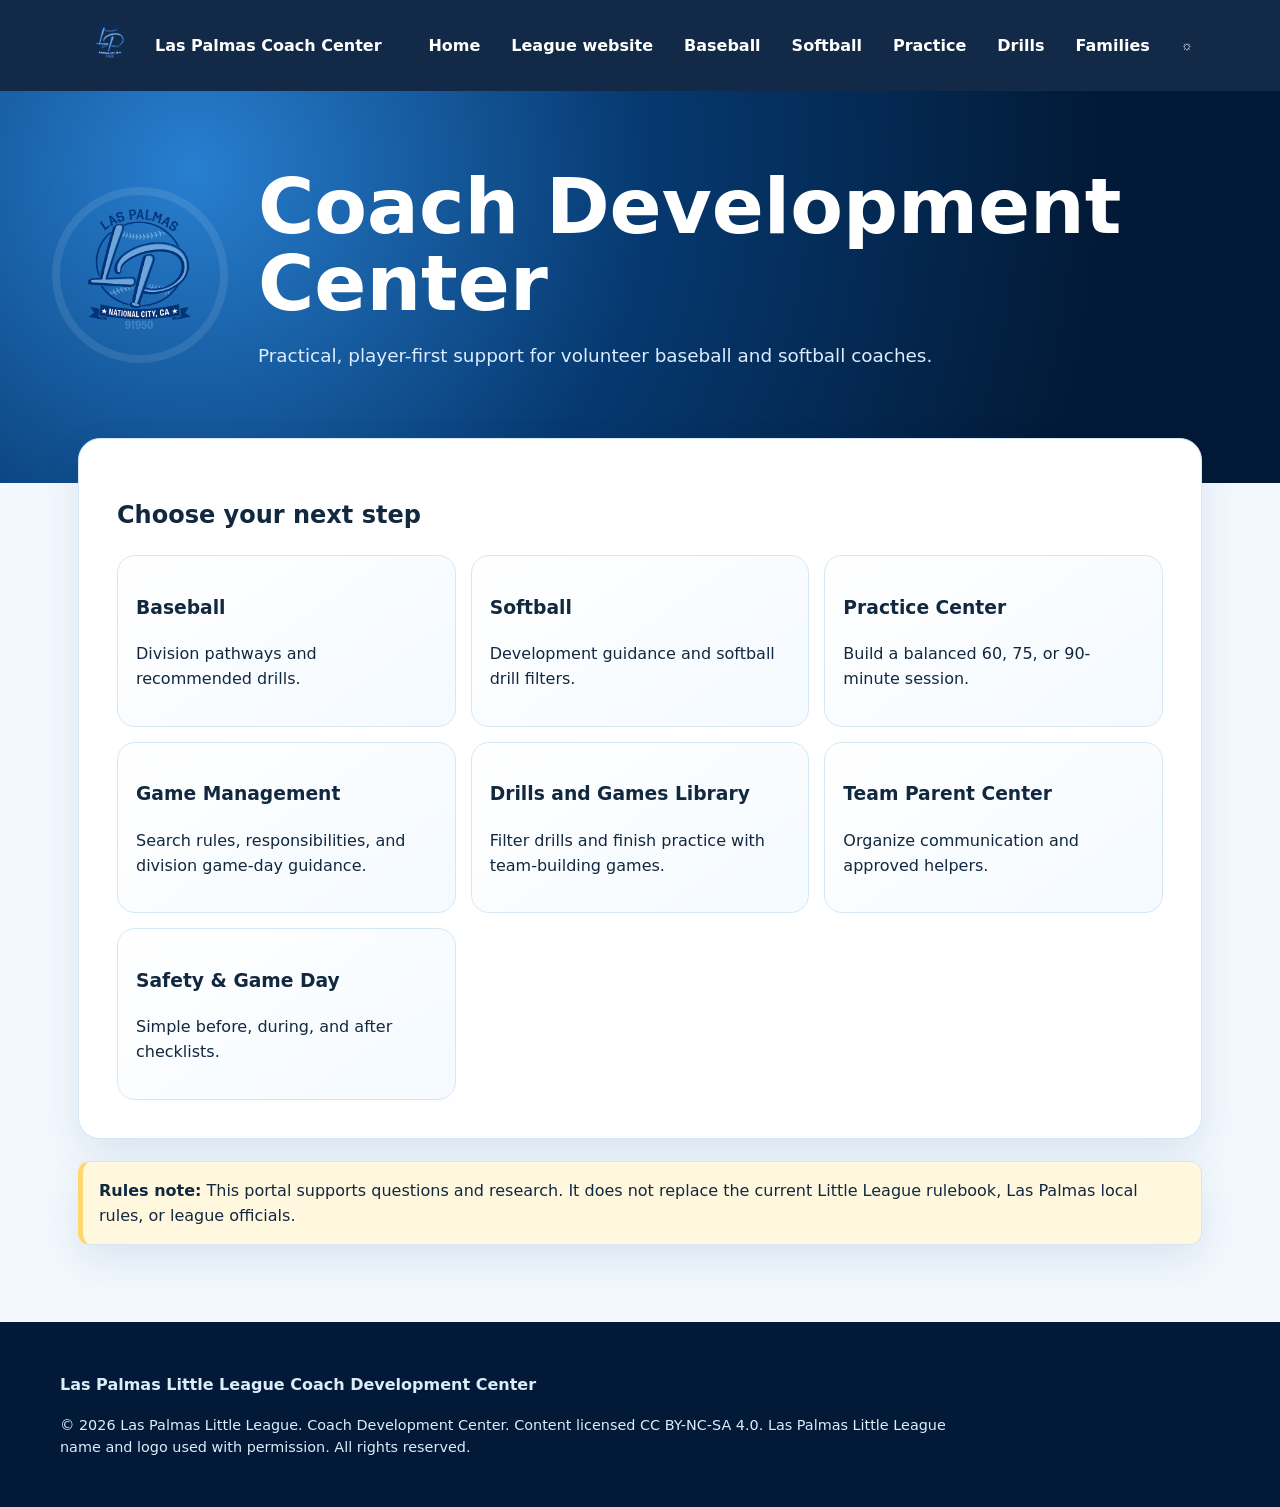
<file: index.html>
<!doctype html><html lang="en"><head><meta charset="utf-8"><meta name="viewport" content="width=device-width,initial-scale=1"><title>Home | Las Palmas Coach Center</title><link rel="stylesheet" href="assets/styles.css"></head><body><nav class="nav"><div class="navin"><a href="index.html"><img src="assets/logo.png" alt="Las Palmas Little League logo"></a><strong>Las Palmas Coach Center</strong><a href="index.html">Home</a><a href="https://leagues.bluesombrero.com/laspalmaslittleleague">League website</a><a class="hideMobile" href="baseball/index.html">Baseball</a><a class="hideMobile" href="softball/index.html">Softball</a><a class="hideMobile" href="practice/index.html">Practice</a><a href="drills/index.html">Drills</a><a class="hideMobile" href="parents/index.html">Families</a><button id="theme" aria-label="Toggle light and dark mode" title="Toggle light and dark mode">&#9788;</button></div></nav><header class="hero"><div class="wrap heroGrid"><img src="assets/logo.png" alt="Las Palmas Little League logo"><div><h1>Coach Development Center</h1><p>Practical, player-first support for volunteer baseball and softball coaches.</p></div></div></header><main><section class="section"><h2>Choose your next step</h2><div class="grid"><a class="card cardlink" href="baseball/index.html"><h3>Baseball</h3><p>Division pathways and recommended drills.</p></a><a class="card cardlink" href="softball/index.html"><h3>Softball</h3><p>Development guidance and softball drill filters.</p></a><a class="card cardlink" href="practice/index.html"><h3>Practice Center</h3><p>Build a balanced 60, 75, or 90-minute session.</p></a><a class="card cardlink" href="games/index.html"><h3>Game Management</h3><p>Search rules, responsibilities, and division game-day guidance.</p></a><a class="card cardlink" href="drills/index.html"><h3>Drills and Games Library</h3><p>Filter drills and finish practice with team-building games.</p></a><a class="card cardlink" href="parents/index.html"><h3>Team Parent Center</h3><p>Organize communication and approved helpers.</p></a><a class="card cardlink" href="safety/index.html"><h3>Safety & Game Day</h3><p>Simple before, during, and after checklists.</p></a></div></section><section class="section notice"><strong>Rules note:</strong> This portal supports questions and research. It does not replace the current Little League rulebook, Las Palmas local rules, or league officials.</section></main><footer><div class="wrap"><p><strong>Las Palmas Little League Coach Development Center</strong></p><p class="copyright">&#169; 2026 Las Palmas Little League. Coach Development Center. Content licensed CC BY-NC-SA 4.0. Las Palmas Little League name and logo used with permission. All rights reserved.</p></div></footer><script src="assets/drills.js"></script><script src="assets/app.js"></script></body></html>
</file>
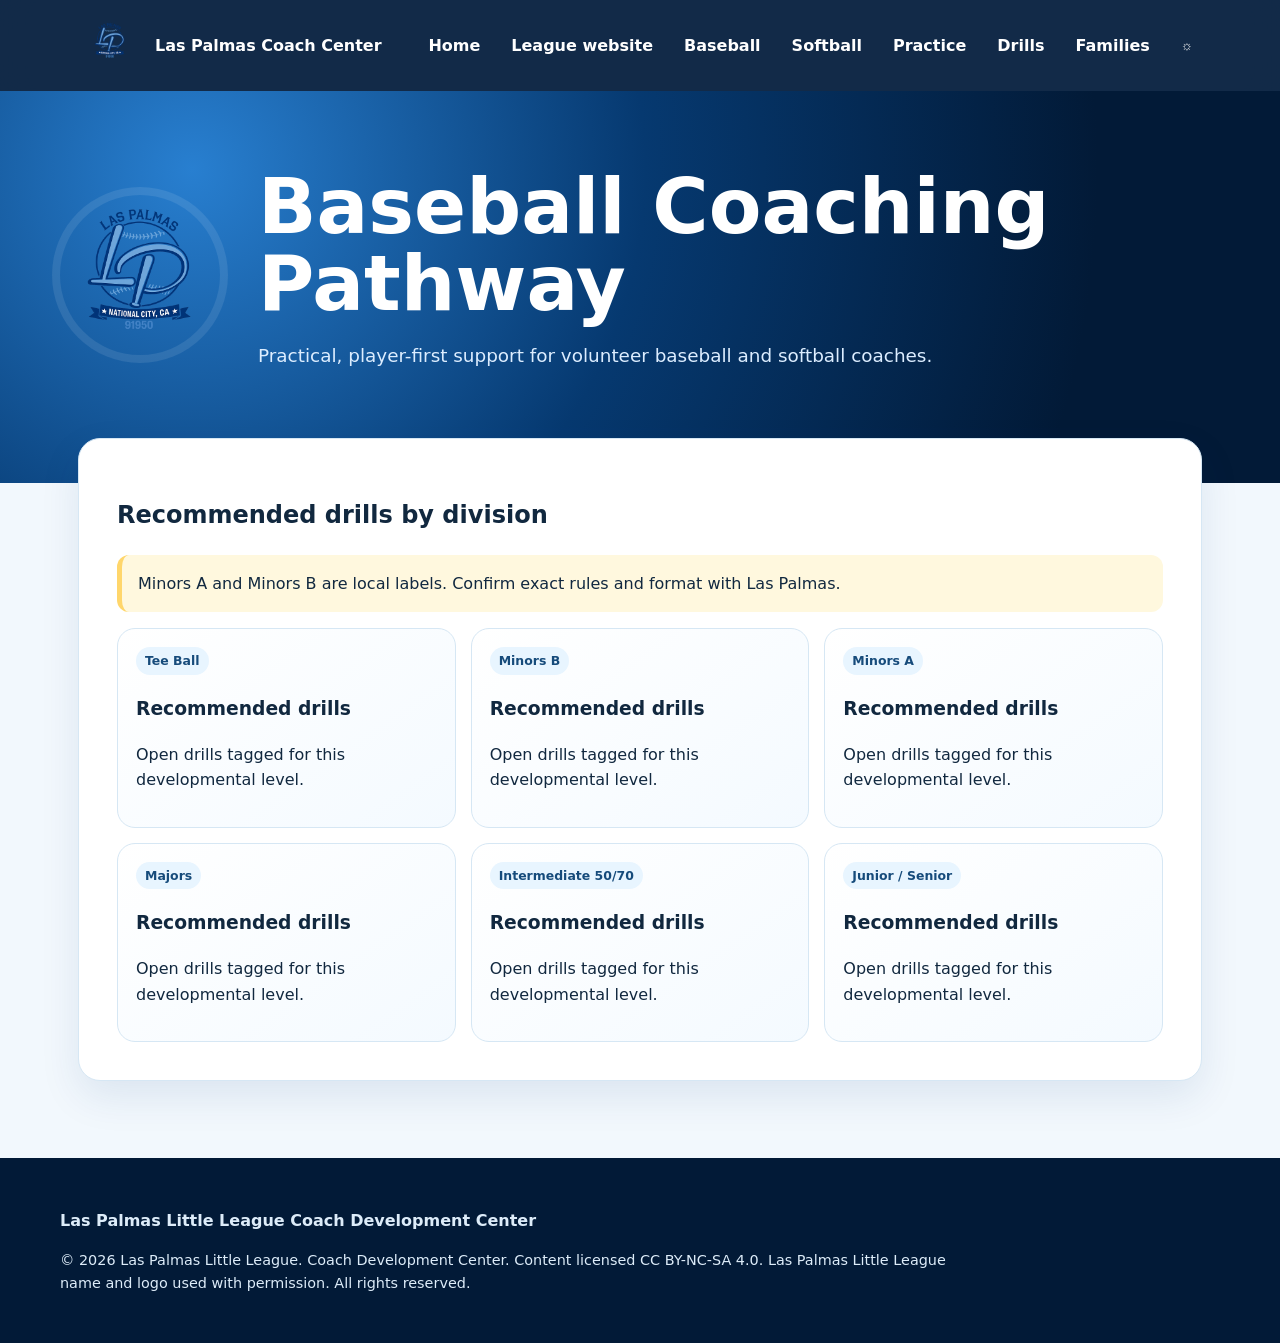
<file: baseball/index.html>
<!doctype html><html lang="en"><head><meta charset="utf-8"><meta name="viewport" content="width=device-width,initial-scale=1"><title>Baseball | Las Palmas Coach Center</title><link rel="stylesheet" href="../assets/styles.css"></head><body><nav class="nav"><div class="navin"><a href="../index.html"><img src="../assets/logo.png" alt="Las Palmas Little League logo"></a><strong>Las Palmas Coach Center</strong><a href="../index.html">Home</a><a href="https://leagues.bluesombrero.com/laspalmaslittleleague">League website</a><a class="hideMobile" href="../baseball/index.html">Baseball</a><a class="hideMobile" href="../softball/index.html">Softball</a><a class="hideMobile" href="../practice/index.html">Practice</a><a href="../drills/index.html">Drills</a><a class="hideMobile" href="../parents/index.html">Families</a><button id="theme" aria-label="Toggle light and dark mode" title="Toggle light and dark mode">&#9788;</button></div></nav><header class="hero"><div class="wrap heroGrid"><img src="../assets/logo.png" alt="Las Palmas Little League logo"><div><h1>Baseball Coaching Pathway</h1><p>Practical, player-first support for volunteer baseball and softball coaches.</p></div></div></header><main><section class="section"><h2>Recommended drills by division</h2><p class="notice">Minors A and Minors B are local labels. Confirm exact rules and format with Las Palmas.</p><div class="grid"><a class="card cardlink" href="../drills/index.html?program=baseball&division=tee-ball"><span class="pill">Tee Ball</span><h3>Recommended drills</h3><p>Open drills tagged for this developmental level.</p></a><a class="card cardlink" href="../drills/index.html?program=baseball&division=minors-b"><span class="pill">Minors B</span><h3>Recommended drills</h3><p>Open drills tagged for this developmental level.</p></a><a class="card cardlink" href="../drills/index.html?program=baseball&division=minors-a"><span class="pill">Minors A</span><h3>Recommended drills</h3><p>Open drills tagged for this developmental level.</p></a><a class="card cardlink" href="../drills/index.html?program=baseball&division=majors"><span class="pill">Majors</span><h3>Recommended drills</h3><p>Open drills tagged for this developmental level.</p></a><a class="card cardlink" href="../drills/index.html?program=baseball&division=intermediate"><span class="pill">Intermediate 50/70</span><h3>Recommended drills</h3><p>Open drills tagged for this developmental level.</p></a><a class="card cardlink" href="../drills/index.html?program=baseball&division=junior-senior"><span class="pill">Junior / Senior</span><h3>Recommended drills</h3><p>Open drills tagged for this developmental level.</p></a></div></section></main><footer><div class="wrap"><p><strong>Las Palmas Little League Coach Development Center</strong></p><p class="copyright">&#169; 2026 Las Palmas Little League. Coach Development Center. Content licensed CC BY-NC-SA 4.0. Las Palmas Little League name and logo used with permission. All rights reserved.</p></div></footer><script src="../assets/drills.js"></script><script src="../assets/app.js"></script></body></html>
</file>
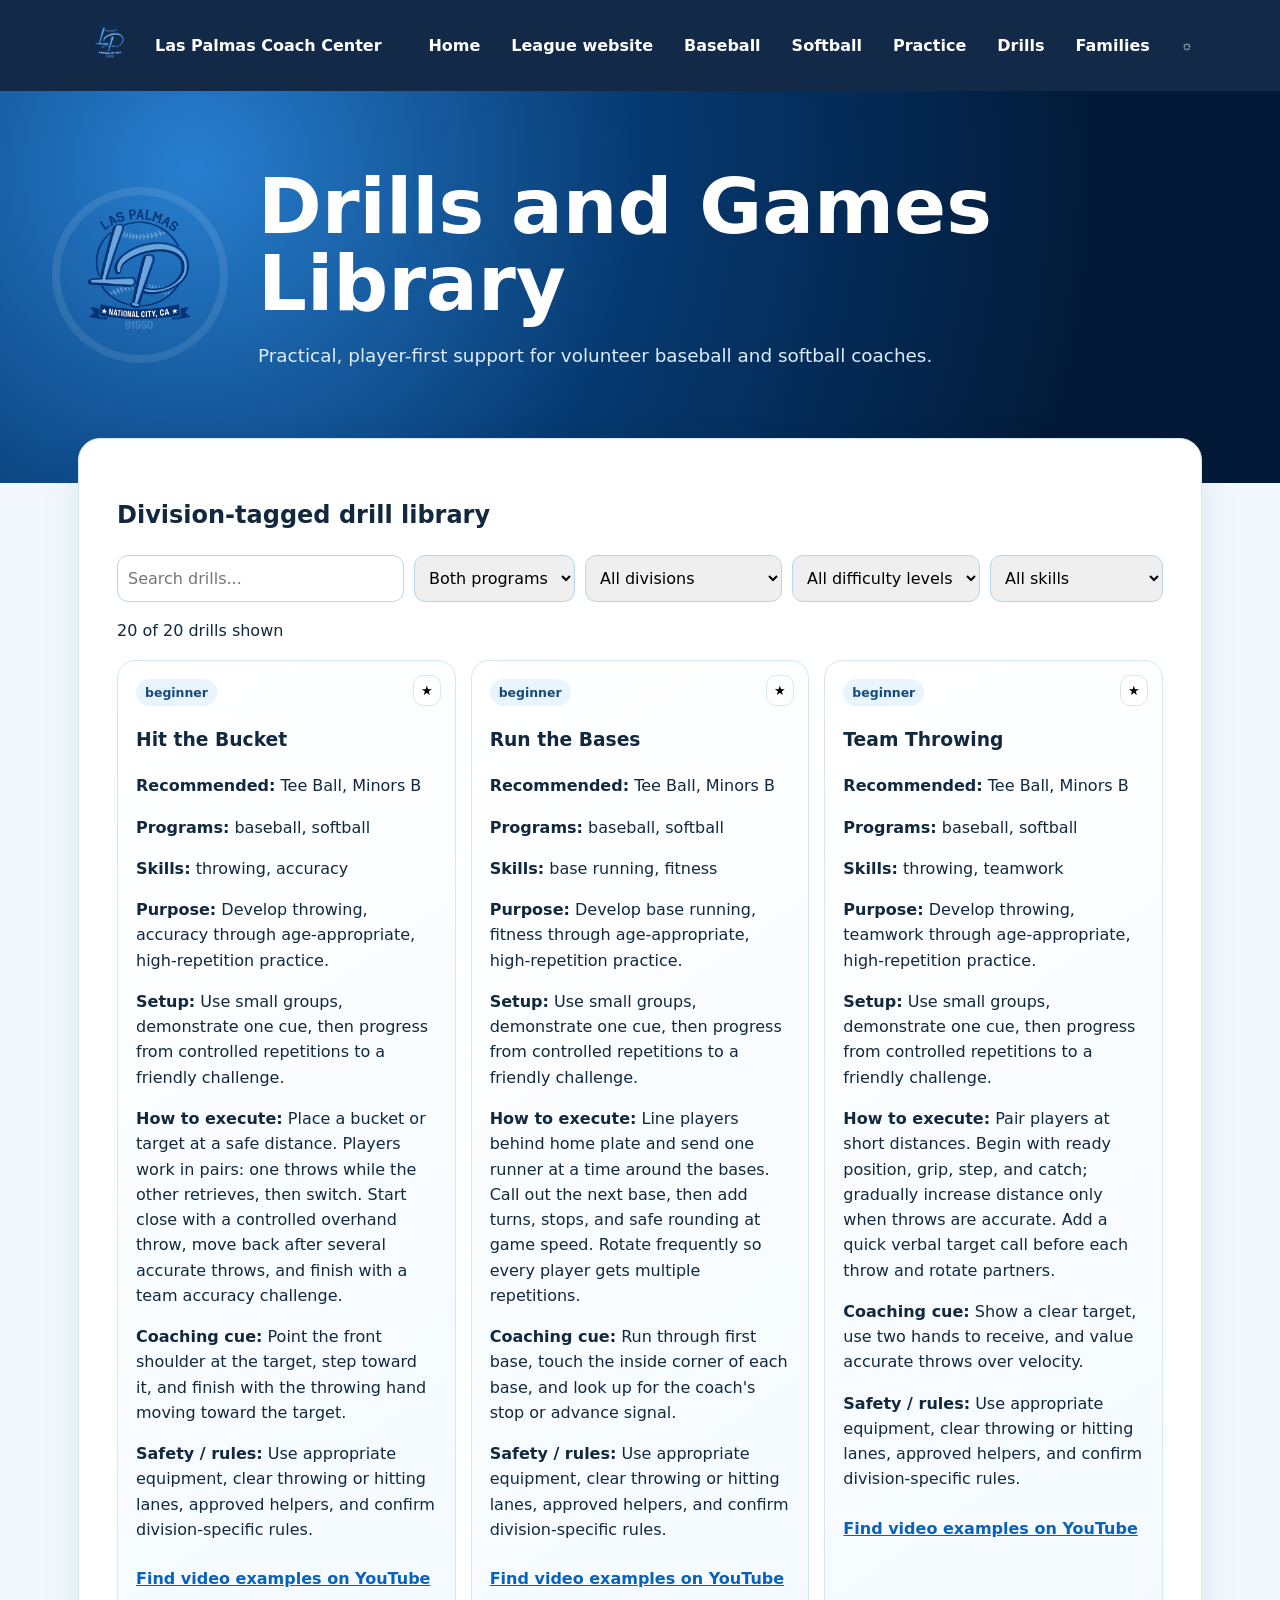
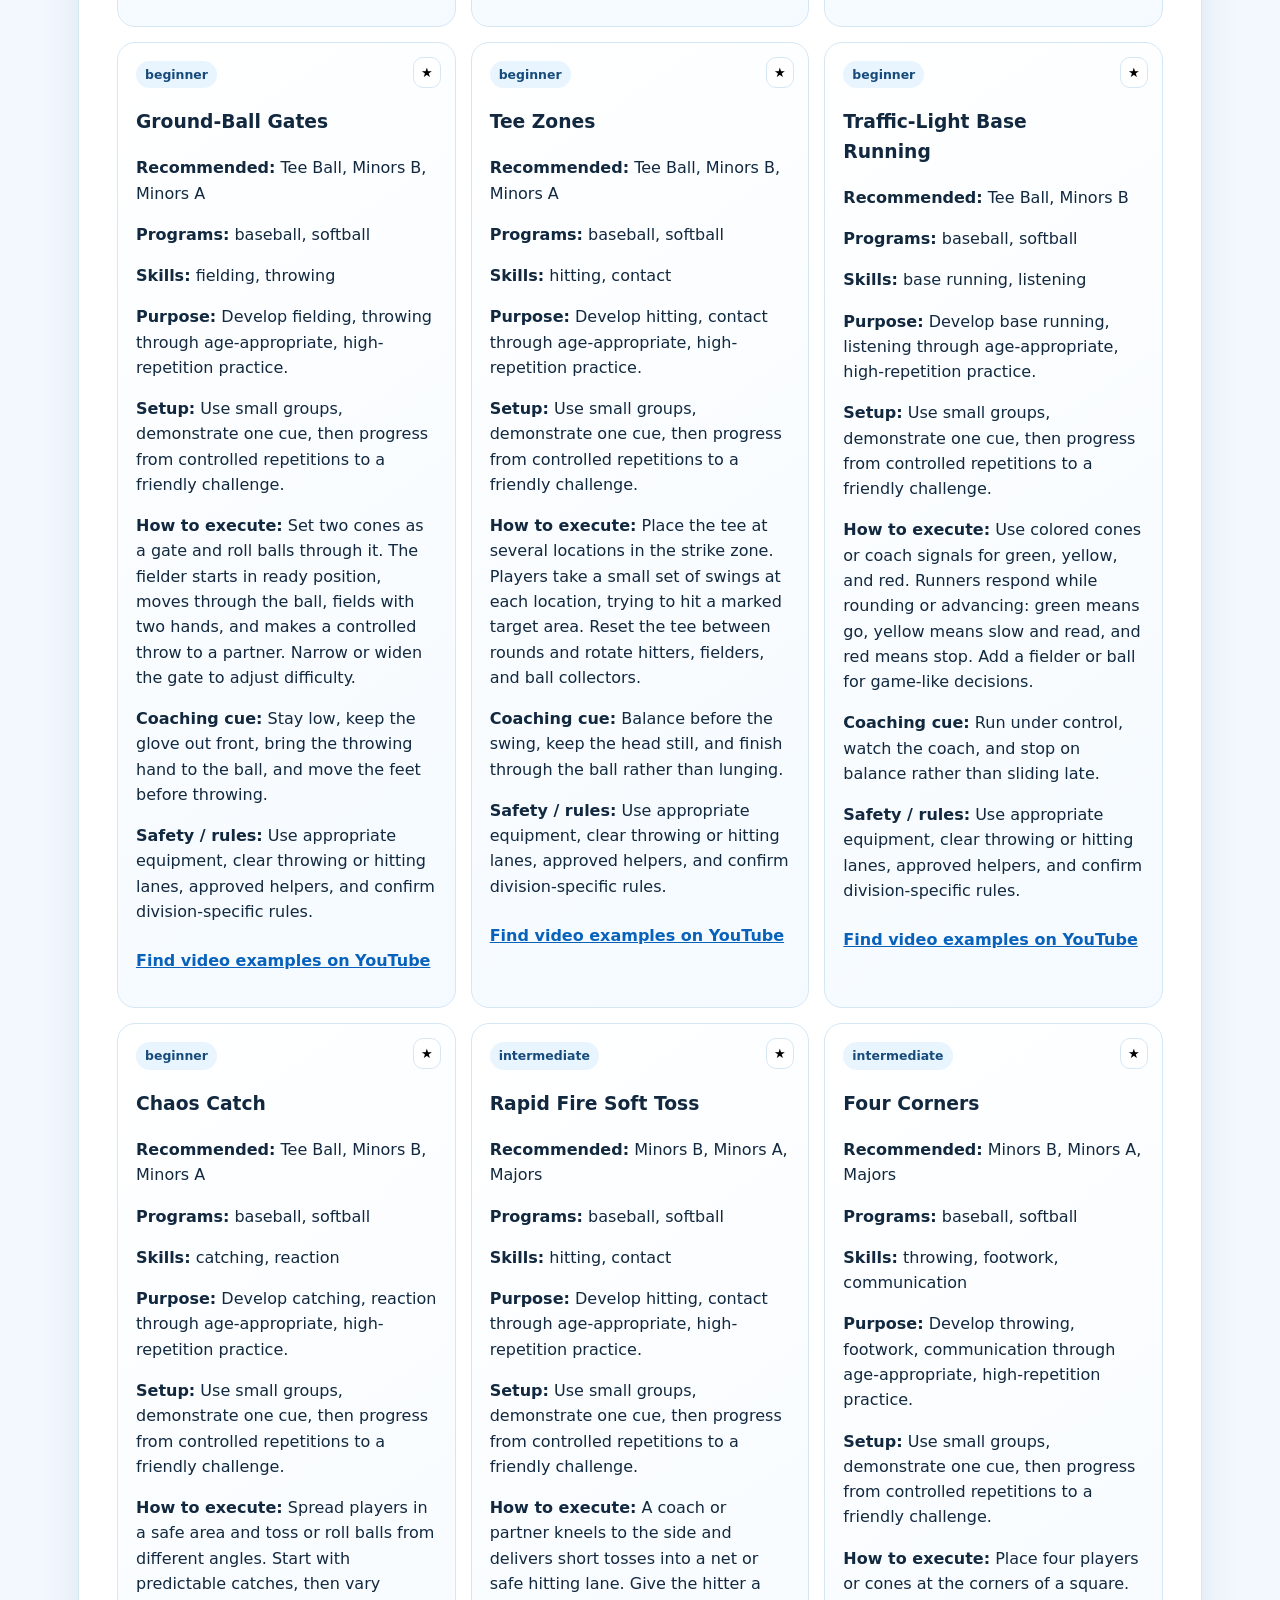
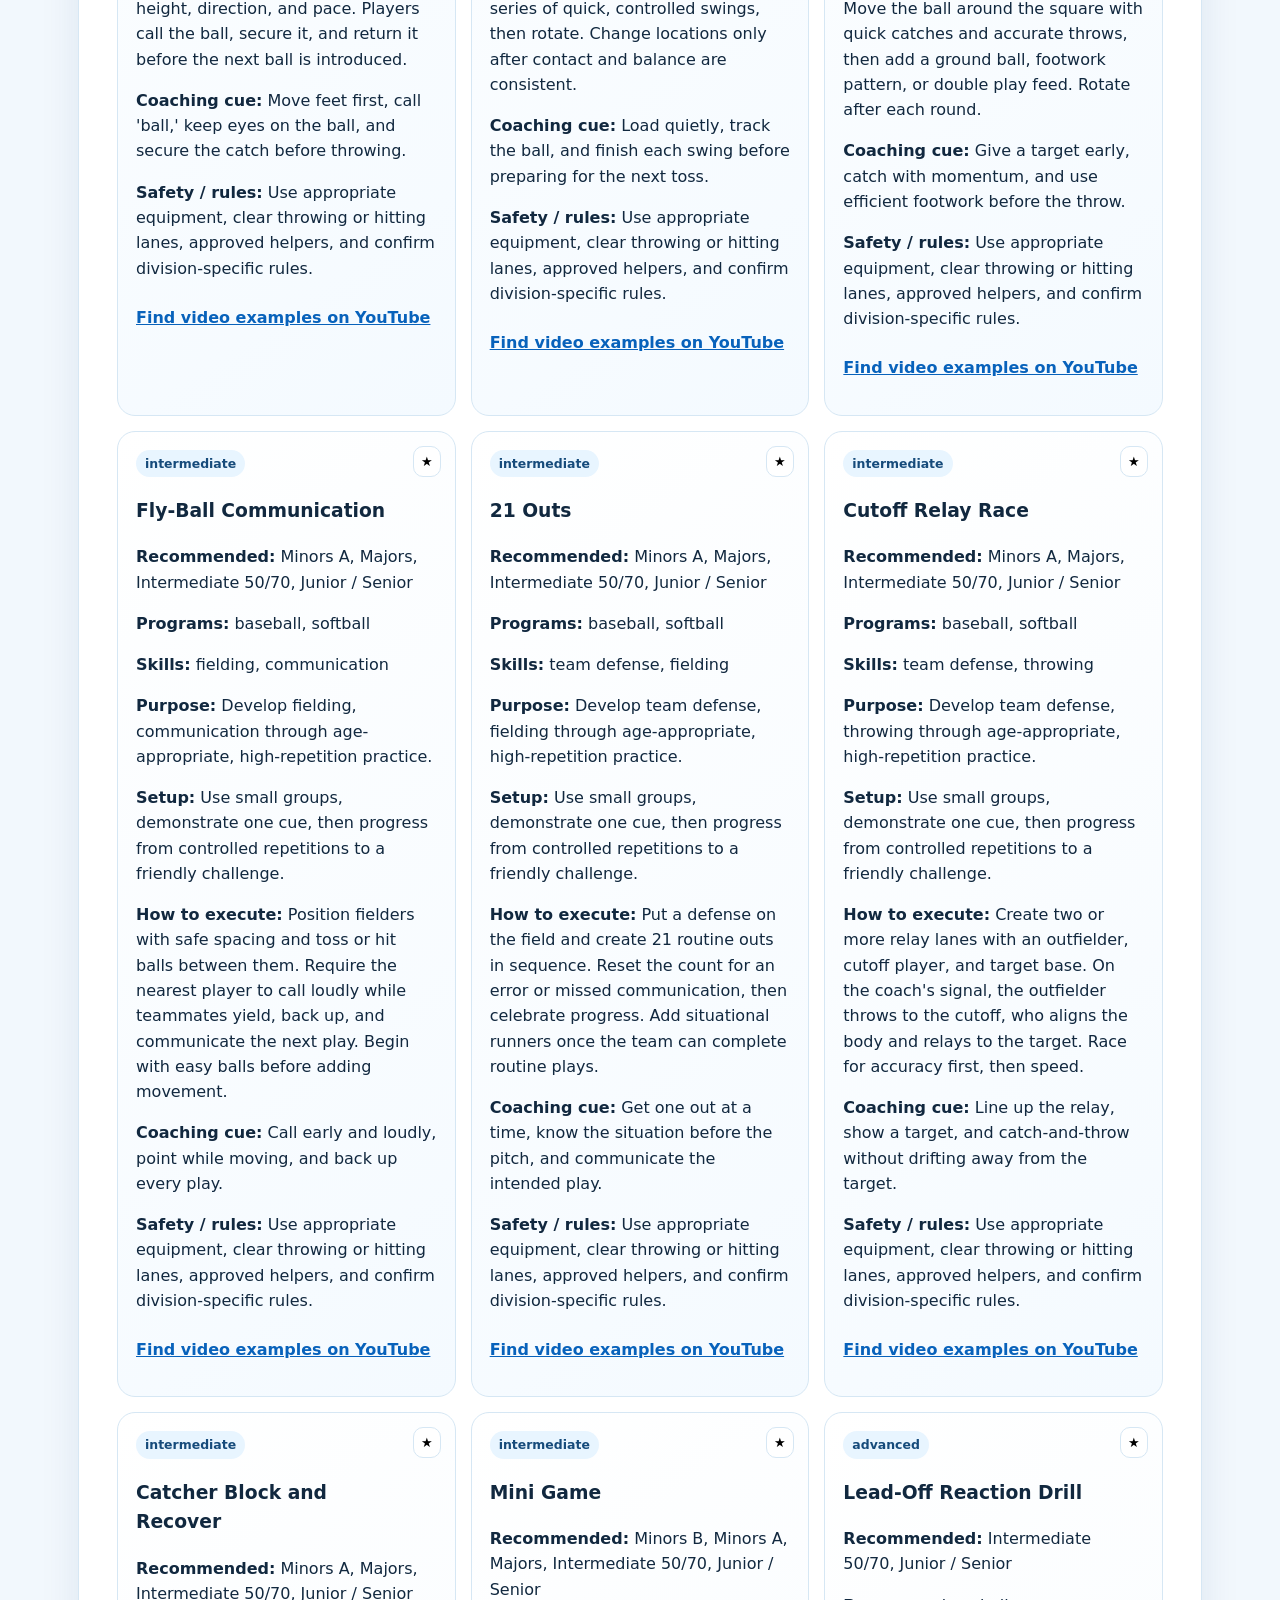
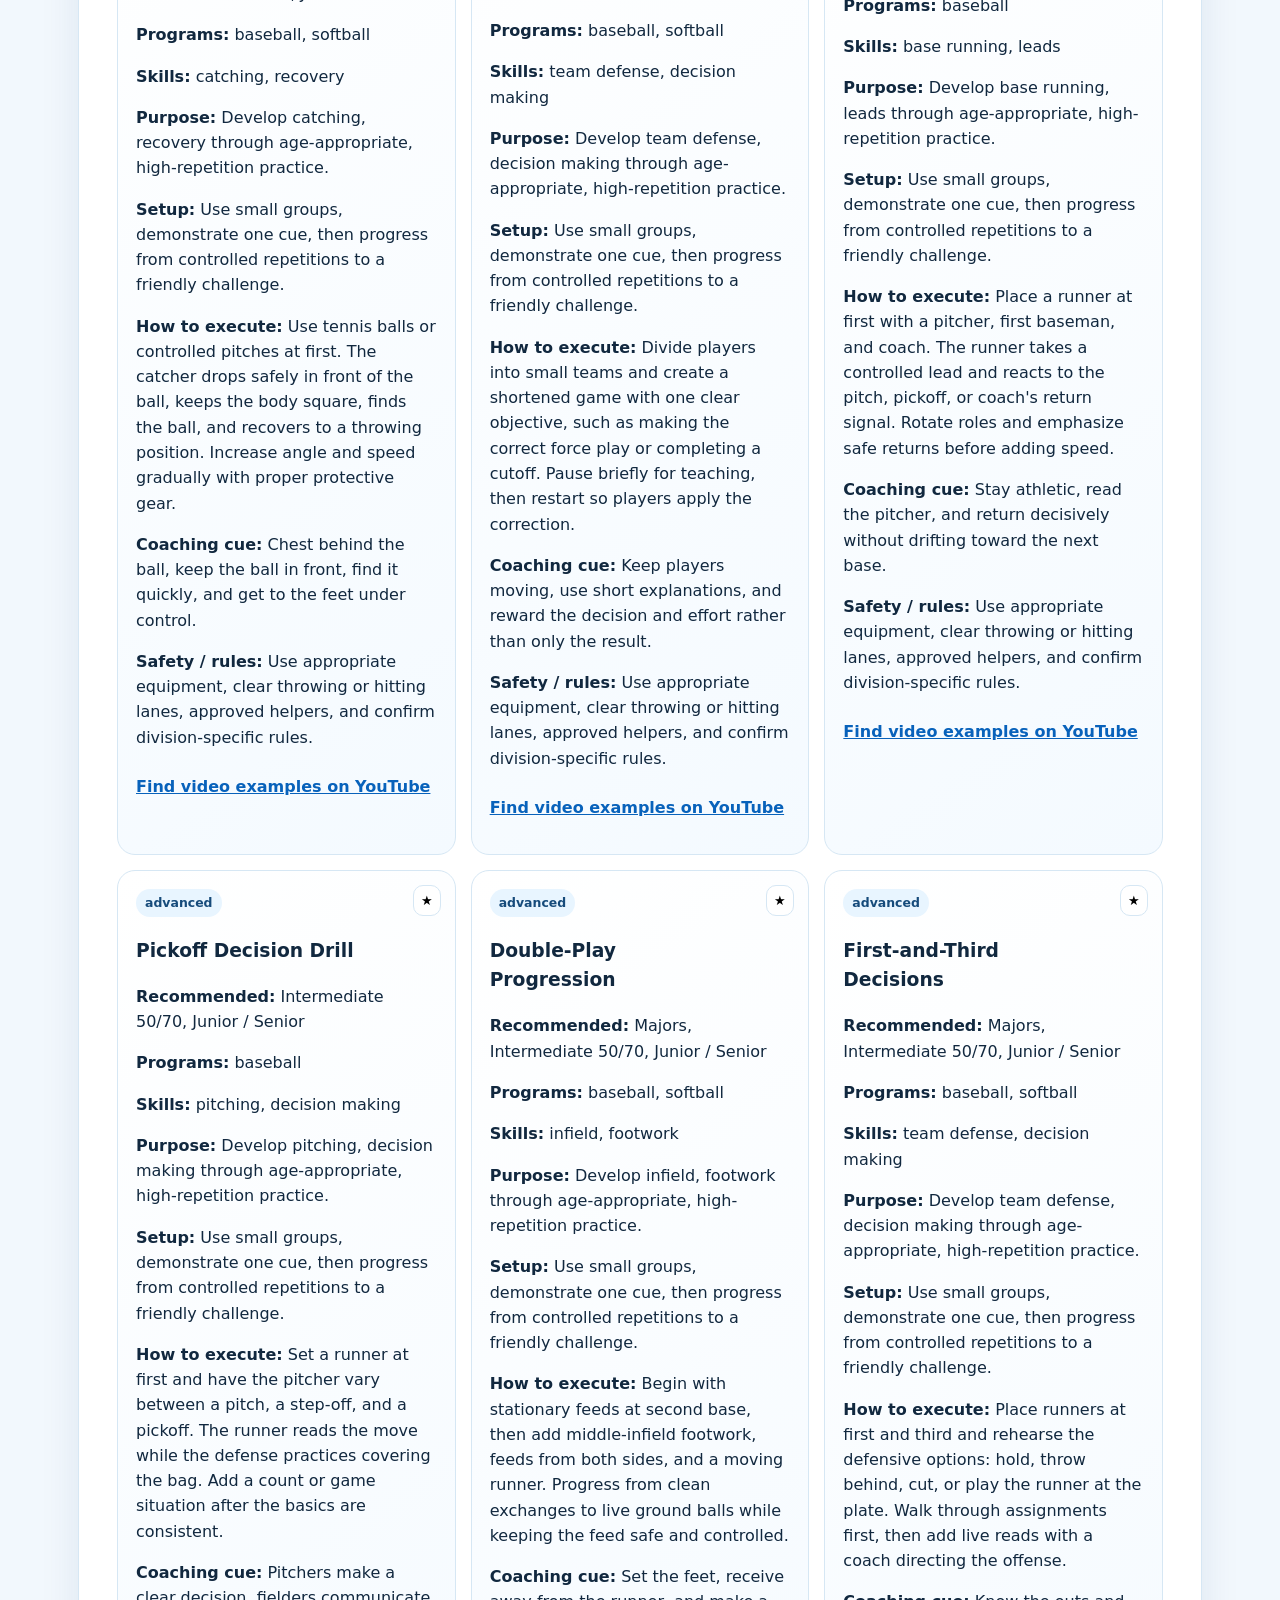
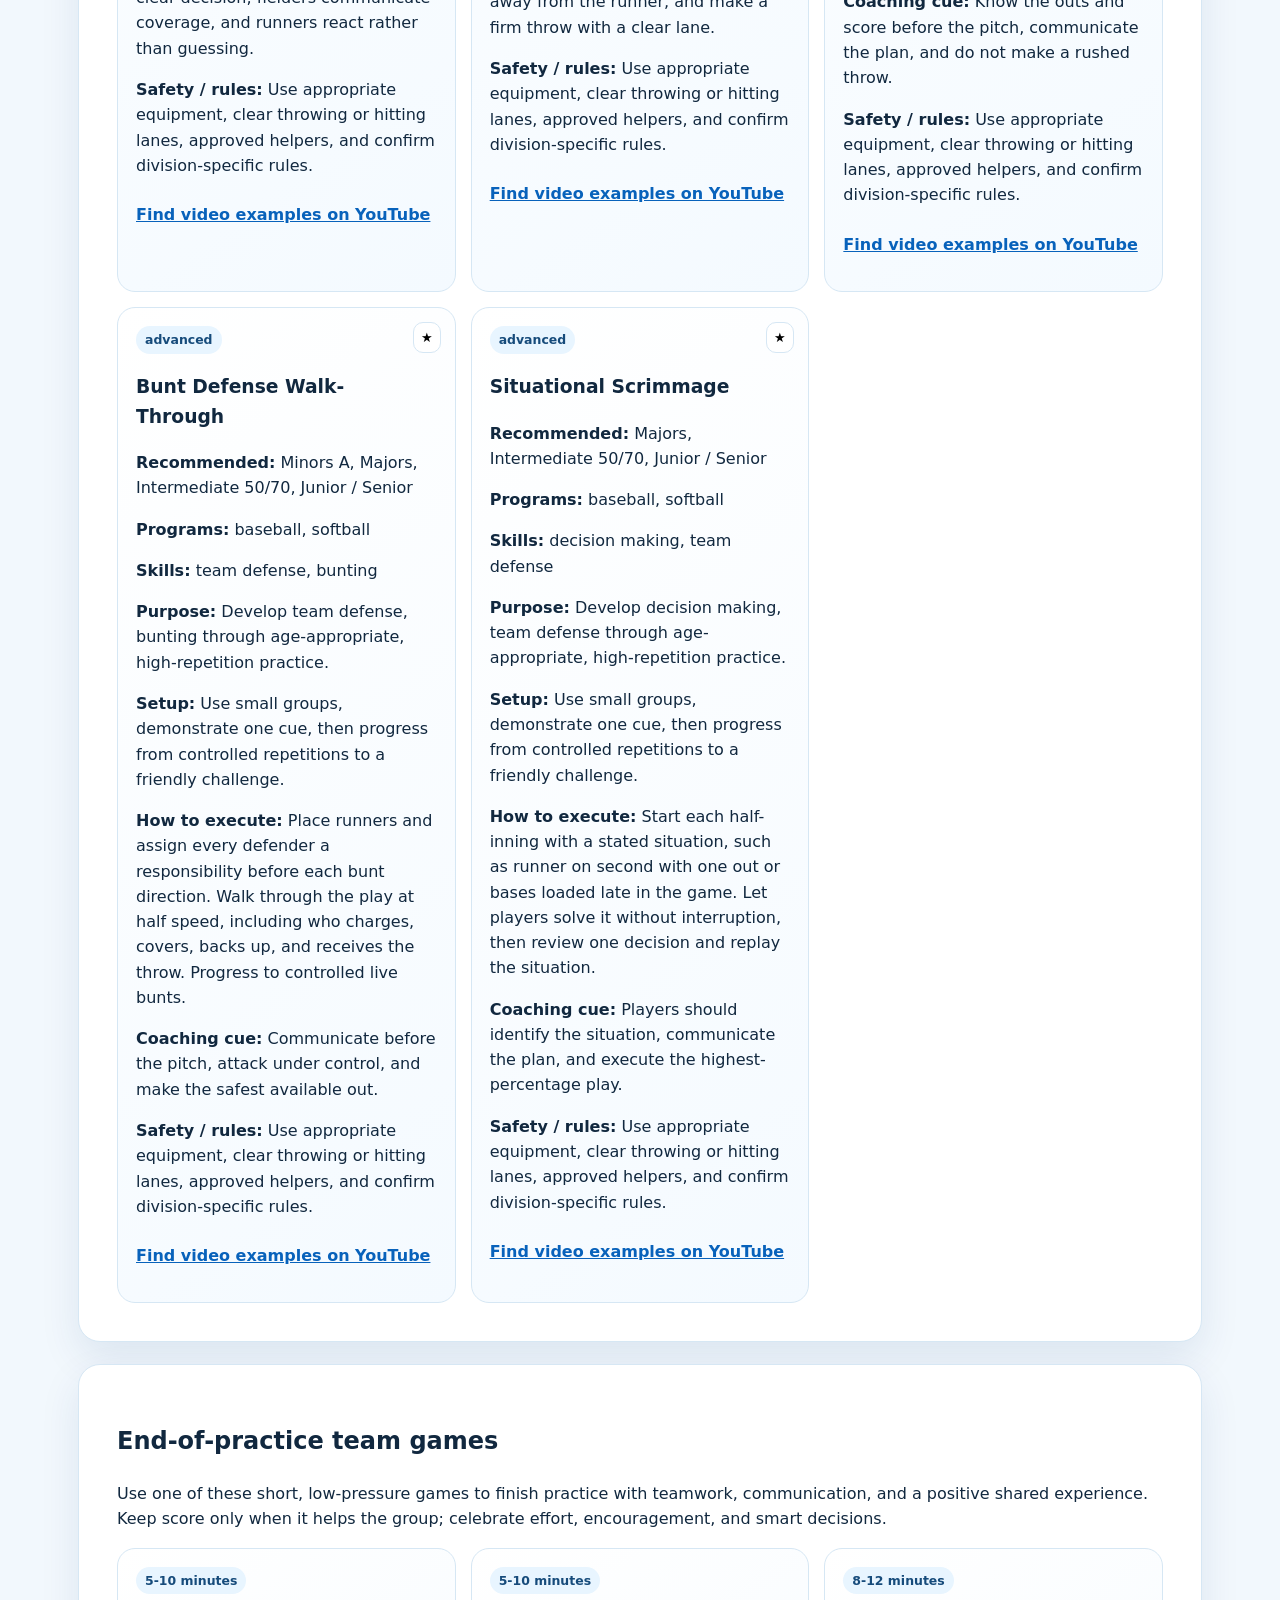
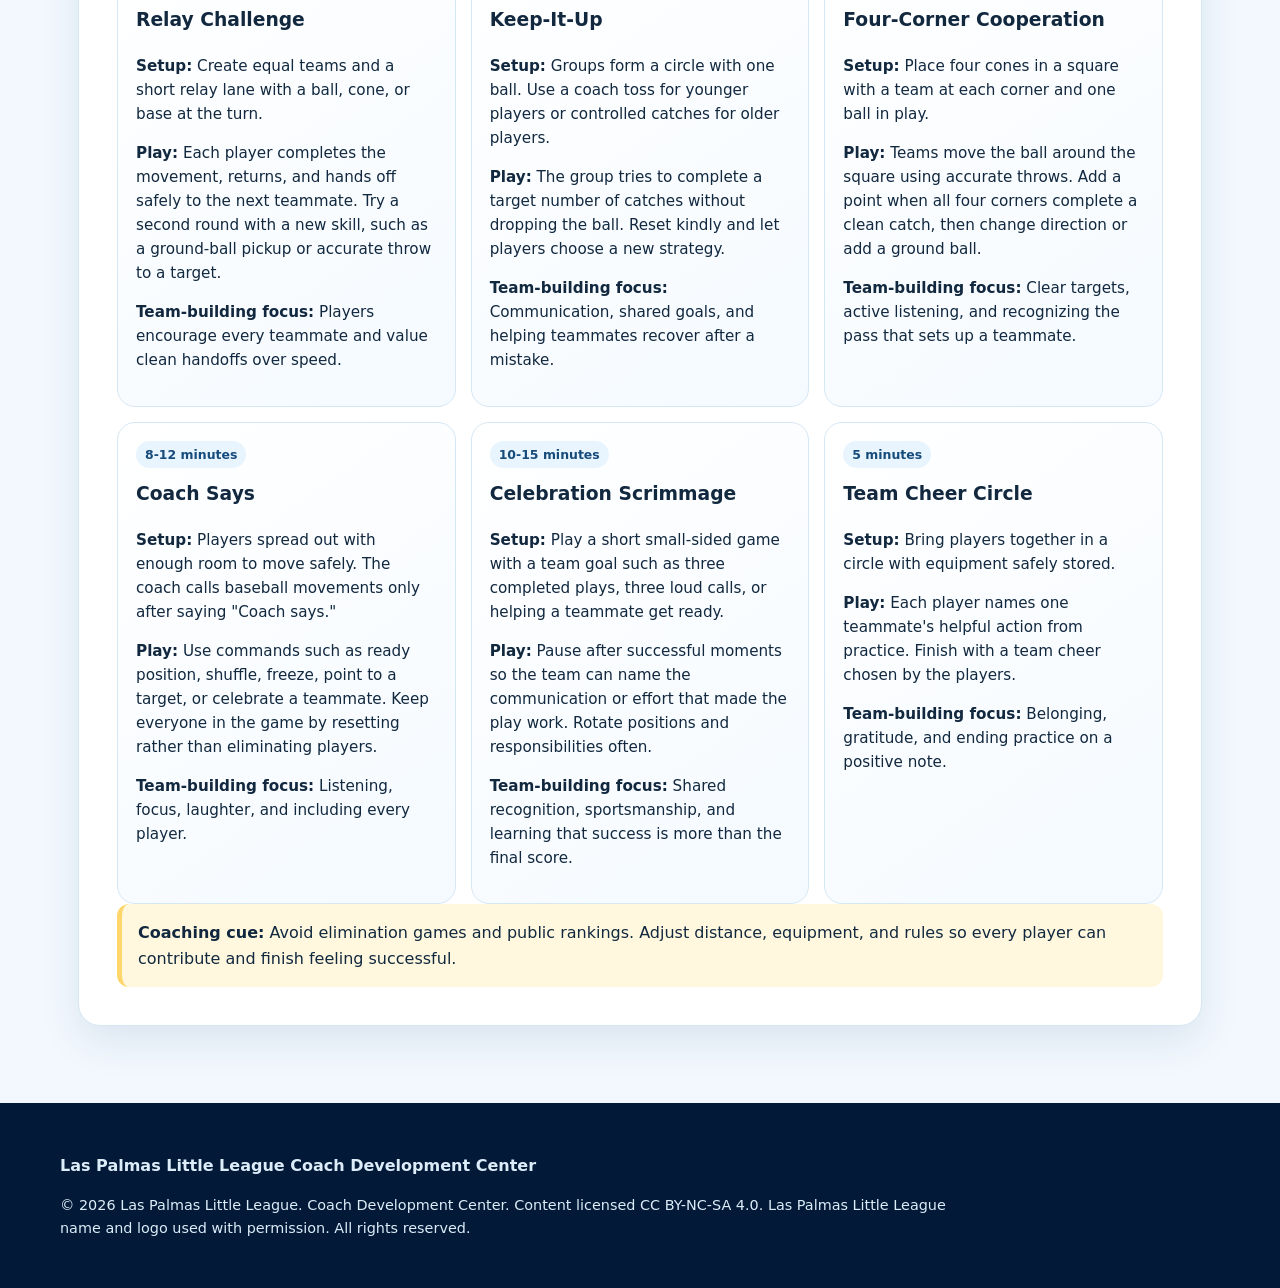
<file: drills/index.html>
<!doctype html><html lang="en"><head><meta charset="utf-8"><meta name="viewport" content="width=device-width,initial-scale=1"><title>Drills and Games Library | Las Palmas Coach Center</title><link rel="stylesheet" href="../assets/styles.css"></head><body><nav class="nav"><div class="navin"><a href="../index.html"><img src="../assets/logo.png" alt="Las Palmas Little League logo"></a><strong>Las Palmas Coach Center</strong><a href="../index.html">Home</a><a href="https://leagues.bluesombrero.com/laspalmaslittleleague">League website</a><a class="hideMobile" href="../baseball/index.html">Baseball</a><a class="hideMobile" href="../softball/index.html">Softball</a><a class="hideMobile" href="../practice/index.html">Practice</a><a href="../drills/index.html">Drills</a><a class="hideMobile" href="../parents/index.html">Families</a><button id="theme" aria-label="Toggle light and dark mode" title="Toggle light and dark mode">&#9788;</button></div></nav><header class="hero"><div class="wrap heroGrid"><img src="../assets/logo.png" alt="Las Palmas Little League logo"><div><h1>Drills and Games Library</h1><p>Practical, player-first support for volunteer baseball and softball coaches.</p></div></div></header><main><section class="section"><h2>Division-tagged drill library</h2><div class="filters"><input id="q" type="search" placeholder="Search drills..."><select id="program"><option value="">Both programs</option><option value="baseball">Baseball</option><option value="softball">Softball</option></select><select id="division"><option value="">All divisions</option><option value="tee-ball">Tee Ball</option><option value="minors-b">Minors B</option><option value="minors-a">Minors A</option><option value="majors">Majors</option><option value="intermediate">Intermediate 50/70</option><option value="junior-senior">Junior / Senior</option></select><select id="difficulty"><option value="">All difficulty levels</option><option>beginner</option><option>intermediate</option><option>advanced</option></select><select id="skill"><option value="">All skills</option></select></div><p id="count"></p><div class="grid" id="drillGrid"></div><p id="none" class="notice" hidden>No drills match those filters.</p></section><section class="section"><h2>End-of-practice team games</h2><p>Use one of these short, low-pressure games to finish practice with teamwork, communication, and a positive shared experience. Keep score only when it helps the group; celebrate effort, encouragement, and smart decisions.</p><div class="grid team-games"><article class="card"><span class="pill">5-10 minutes</span><h3>Relay Challenge</h3><p><strong>Setup:</strong> Create equal teams and a short relay lane with a ball, cone, or base at the turn.</p><p><strong>Play:</strong> Each player completes the movement, returns, and hands off safely to the next teammate. Try a second round with a new skill, such as a ground-ball pickup or accurate throw to a target.</p><p><strong>Team-building focus:</strong> Players encourage every teammate and value clean handoffs over speed.</p></article><article class="card"><span class="pill">5-10 minutes</span><h3>Keep-It-Up</h3><p><strong>Setup:</strong> Groups form a circle with one ball. Use a coach toss for younger players or controlled catches for older players.</p><p><strong>Play:</strong> The group tries to complete a target number of catches without dropping the ball. Reset kindly and let players choose a new strategy.</p><p><strong>Team-building focus:</strong> Communication, shared goals, and helping teammates recover after a mistake.</p></article><article class="card"><span class="pill">8-12 minutes</span><h3>Four-Corner Cooperation</h3><p><strong>Setup:</strong> Place four cones in a square with a team at each corner and one ball in play.</p><p><strong>Play:</strong> Teams move the ball around the square using accurate throws. Add a point when all four corners complete a clean catch, then change direction or add a ground ball.</p><p><strong>Team-building focus:</strong> Clear targets, active listening, and recognizing the pass that sets up a teammate.</p></article><article class="card"><span class="pill">8-12 minutes</span><h3>Coach Says</h3><p><strong>Setup:</strong> Players spread out with enough room to move safely. The coach calls baseball movements only after saying &quot;Coach says.&quot;</p><p><strong>Play:</strong> Use commands such as ready position, shuffle, freeze, point to a target, or celebrate a teammate. Keep everyone in the game by resetting rather than eliminating players.</p><p><strong>Team-building focus:</strong> Listening, focus, laughter, and including every player.</p></article><article class="card"><span class="pill">10-15 minutes</span><h3>Celebration Scrimmage</h3><p><strong>Setup:</strong> Play a short small-sided game with a team goal such as three completed plays, three loud calls, or helping a teammate get ready.</p><p><strong>Play:</strong> Pause after successful moments so the team can name the communication or effort that made the play work. Rotate positions and responsibilities often.</p><p><strong>Team-building focus:</strong> Shared recognition, sportsmanship, and learning that success is more than the final score.</p></article><article class="card"><span class="pill">5 minutes</span><h3>Team Cheer Circle</h3><p><strong>Setup:</strong> Bring players together in a circle with equipment safely stored.</p><p><strong>Play:</strong> Each player names one teammate's helpful action from practice. Finish with a team cheer chosen by the players.</p><p><strong>Team-building focus:</strong> Belonging, gratitude, and ending practice on a positive note.</p></article></div><div class="notice"><strong>Coaching cue:</strong> Avoid elimination games and public rankings. Adjust distance, equipment, and rules so every player can contribute and finish feeling successful.</div></section></main><footer><div class="wrap"><p><strong>Las Palmas Little League Coach Development Center</strong></p><p class="copyright">&#169; 2026 Las Palmas Little League. Coach Development Center. Content licensed CC BY-NC-SA 4.0. Las Palmas Little League name and logo used with permission. All rights reserved.</p></div></footer><script src="../assets/drills.js"></script><script src="../assets/app.js"></script><script>document.addEventListener('DOMContentLoaded',()=>{const E=id=>document.getElementById(id),A=window.DRILLS,N={'tee-ball':'Tee Ball','minors-b':'Minors B','minors-a':'Minors A','majors':'Majors','intermediate':'Intermediate 50/70','junior-senior':'Junior / Senior'};[...new Set(A.flatMap(d=>d.skills))].sort().forEach(x=>E('skill').add(new Option(x,x)));let fav=JSON.parse(localStorage.lpFav||'[]');function go(){let t=E('q').value.toLowerCase(),p=E('program').value,v=E('division').value,f=E('difficulty').value,k=E('skill').value,h=A.filter(d=>(!t||JSON.stringify(Object.assign({},d,window.DRILL_DETAILS[d.title])).toLowerCase().includes(t))&&(!p||d.programs.includes(p))&&(!v||d.divisions.includes(v))&&(!f||d.difficulty===f)&&(!k||d.skills.includes(k)));E('drillGrid').innerHTML=h.map(d=>{const x=window.DRILL_DETAILS[d.title];return `<article class="card drill-card"><button class="fav ${fav.includes(d.title)?'on':''}" data-f="${d.title}" aria-label="Toggle favorite" title="Toggle favorite">&#9733;</button><span class="badge">${d.difficulty}</span><h3>${d.title}</h3><p><strong>Recommended:</strong> ${d.divisions.map(x=>N[x]).join(', ')}</p><p><strong>Programs:</strong> ${d.programs.join(', ')}</p><p><strong>Skills:</strong> ${d.skills.join(', ')}</p><p><strong>Purpose:</strong> ${d.purpose}</p><p><strong>Setup:</strong> ${d.setup}</p><p><strong>How to execute:</strong> ${x.how}</p><p><strong>Coaching cue:</strong> ${x.cue}</p><p><strong>Safety / rules:</strong> ${d.safety}</p><p class="drill-video"><a href="${x.video}" target="_blank" rel="noopener">Find video examples on YouTube</a></p></article>`}).join('');E('count').textContent=`${h.length} of ${A.length} drills shown`;E('none').hidden=!!h.length;document.querySelectorAll('[data-f]').forEach(b=>b.onclick=()=>{fav=fav.includes(b.dataset.f)?fav.filter(x=>x!==b.dataset.f):[...fav,b.dataset.f];localStorage.lpFav=JSON.stringify(fav);go()})}['q','program','division','difficulty','skill'].forEach(id=>E(id).addEventListener(id==='q'?'input':'change',go));let u=new URLSearchParams(location.search);['q','program','division','difficulty','skill'].forEach(id=>{if(u.get(id))E(id).value=u.get(id)});go()});</script></body></html>
</file>
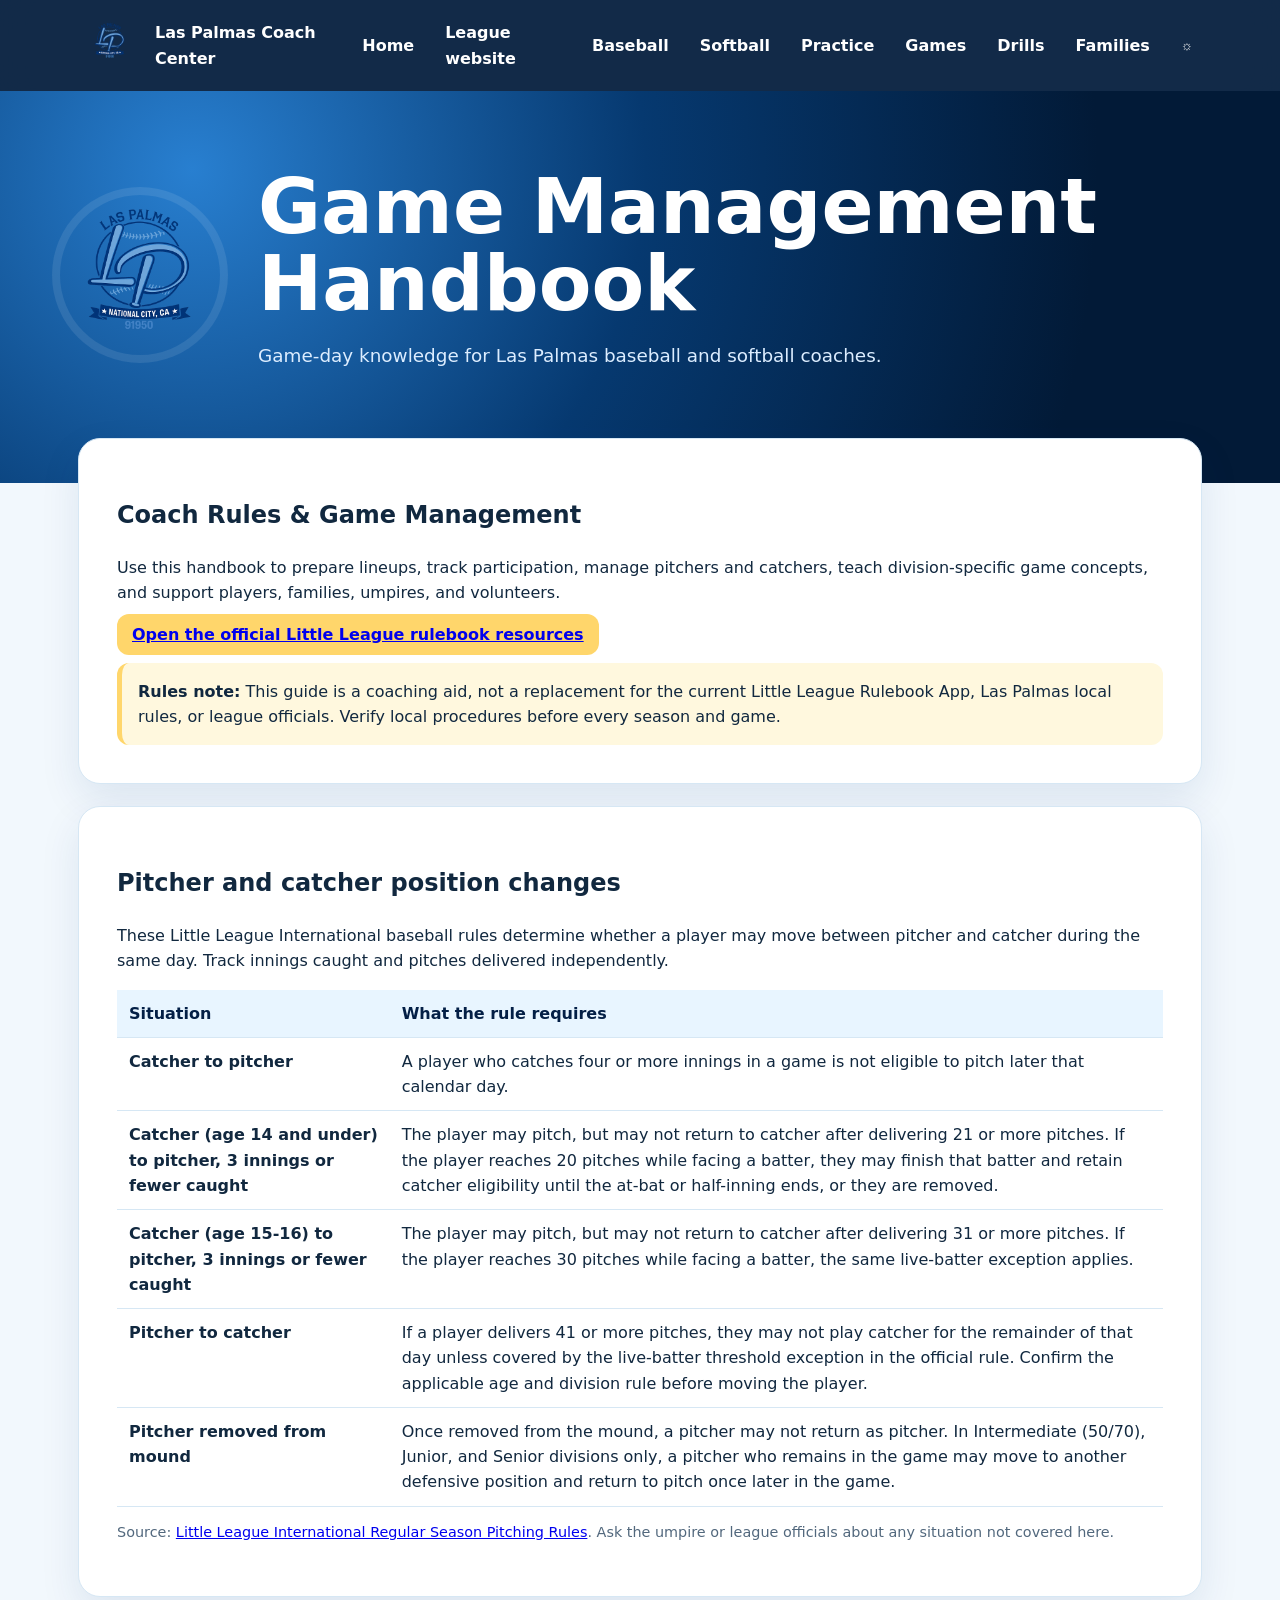
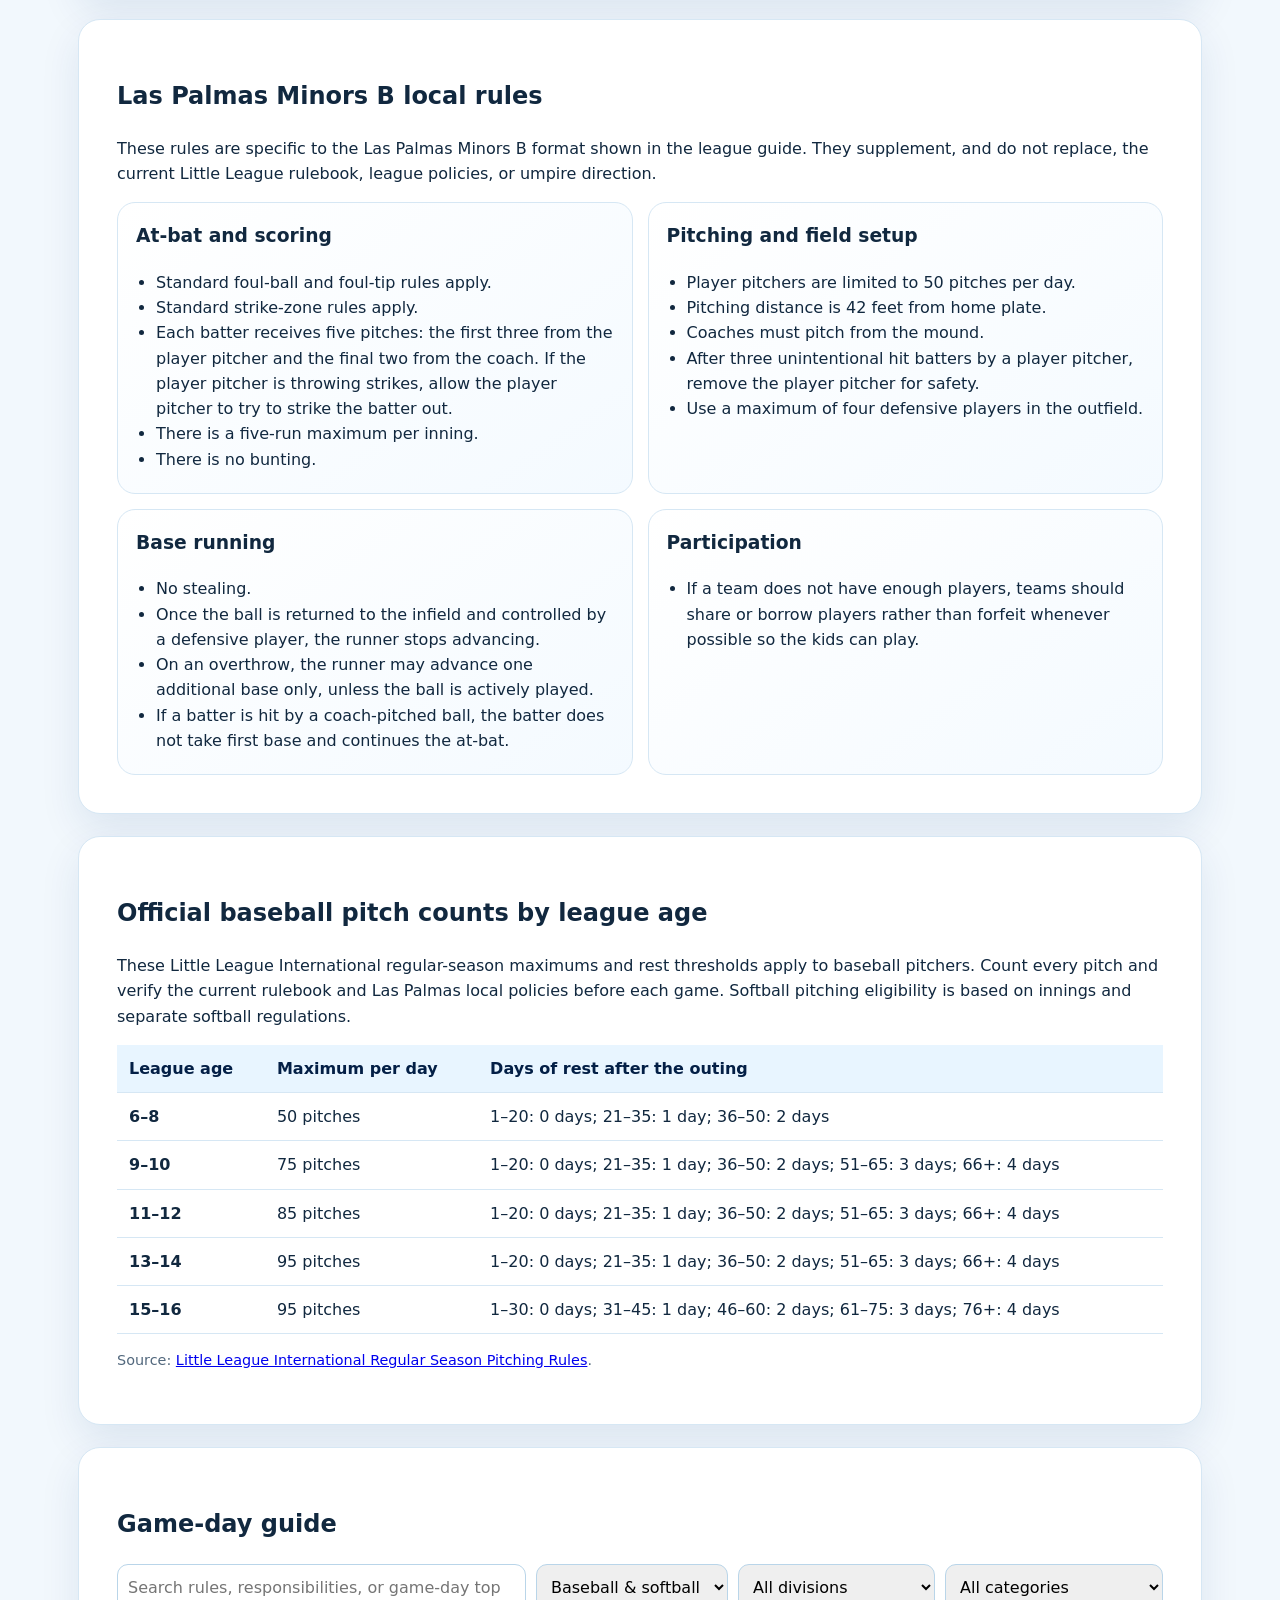
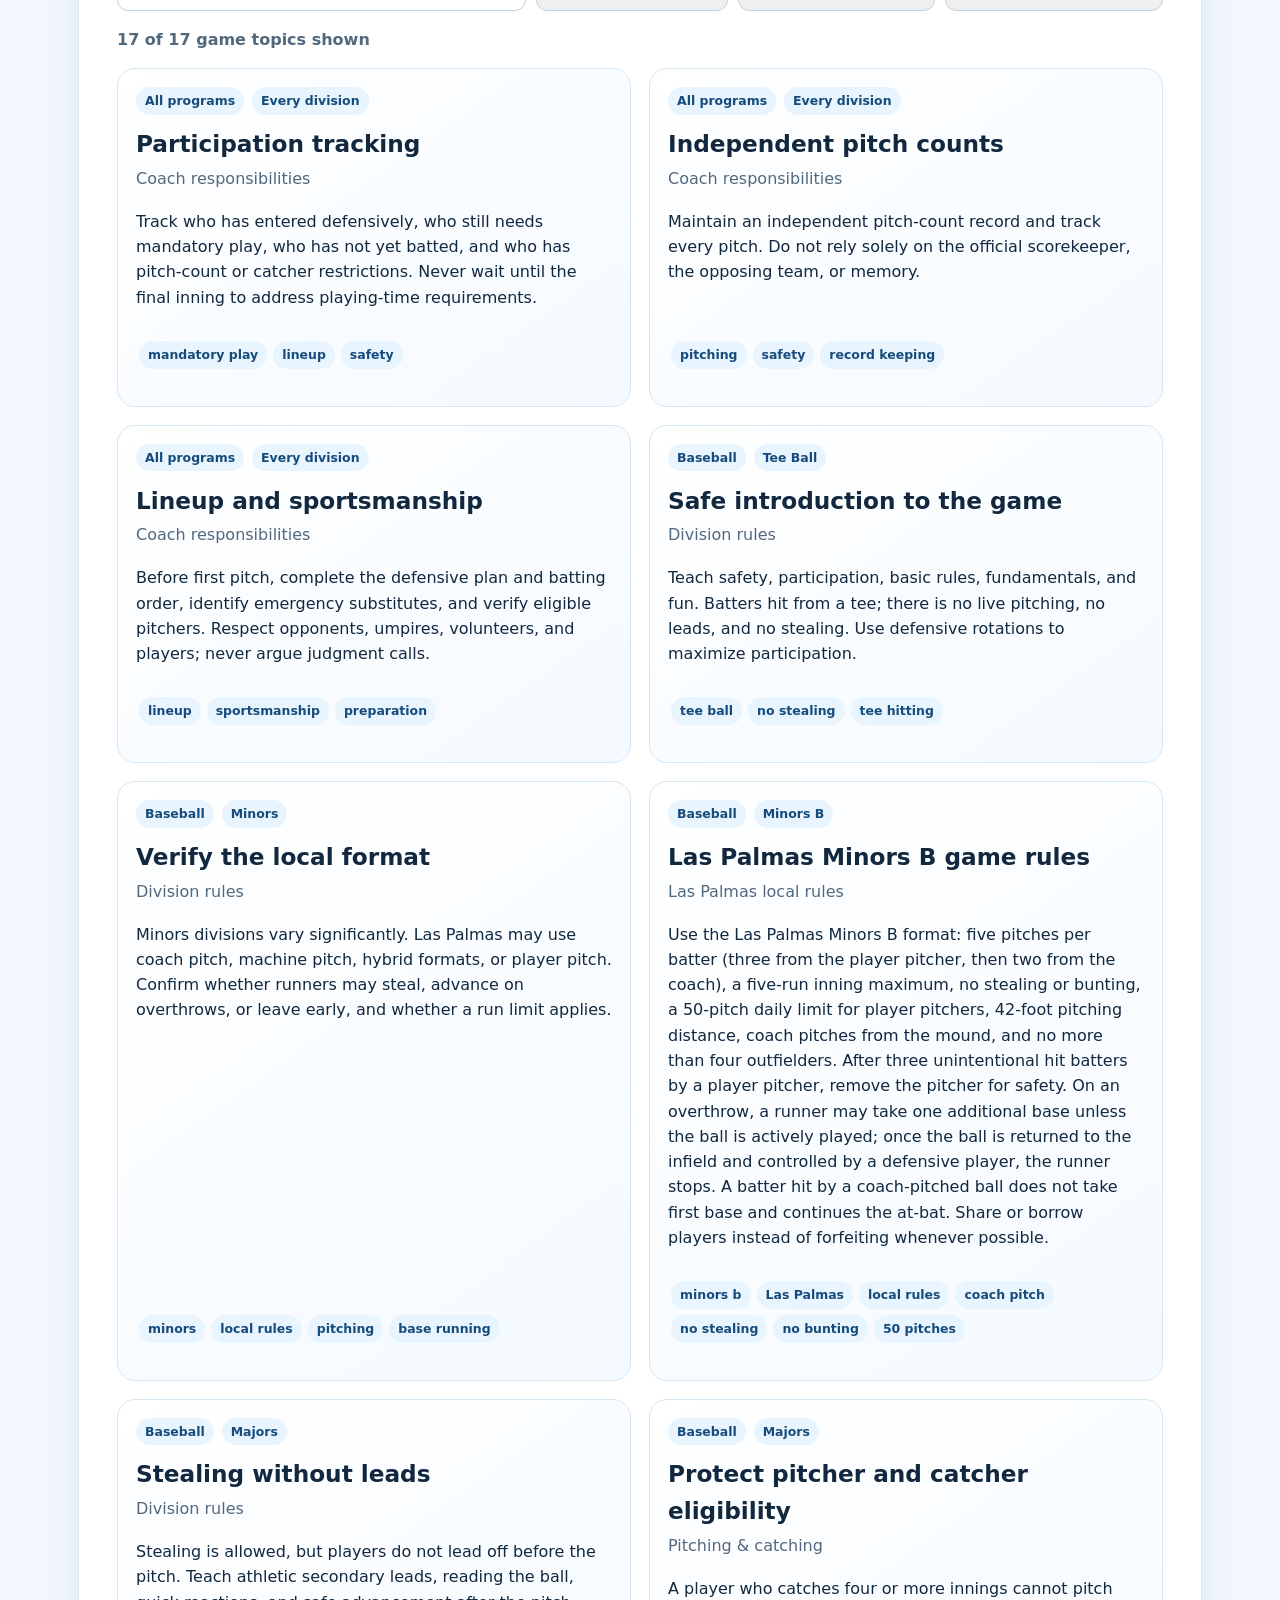
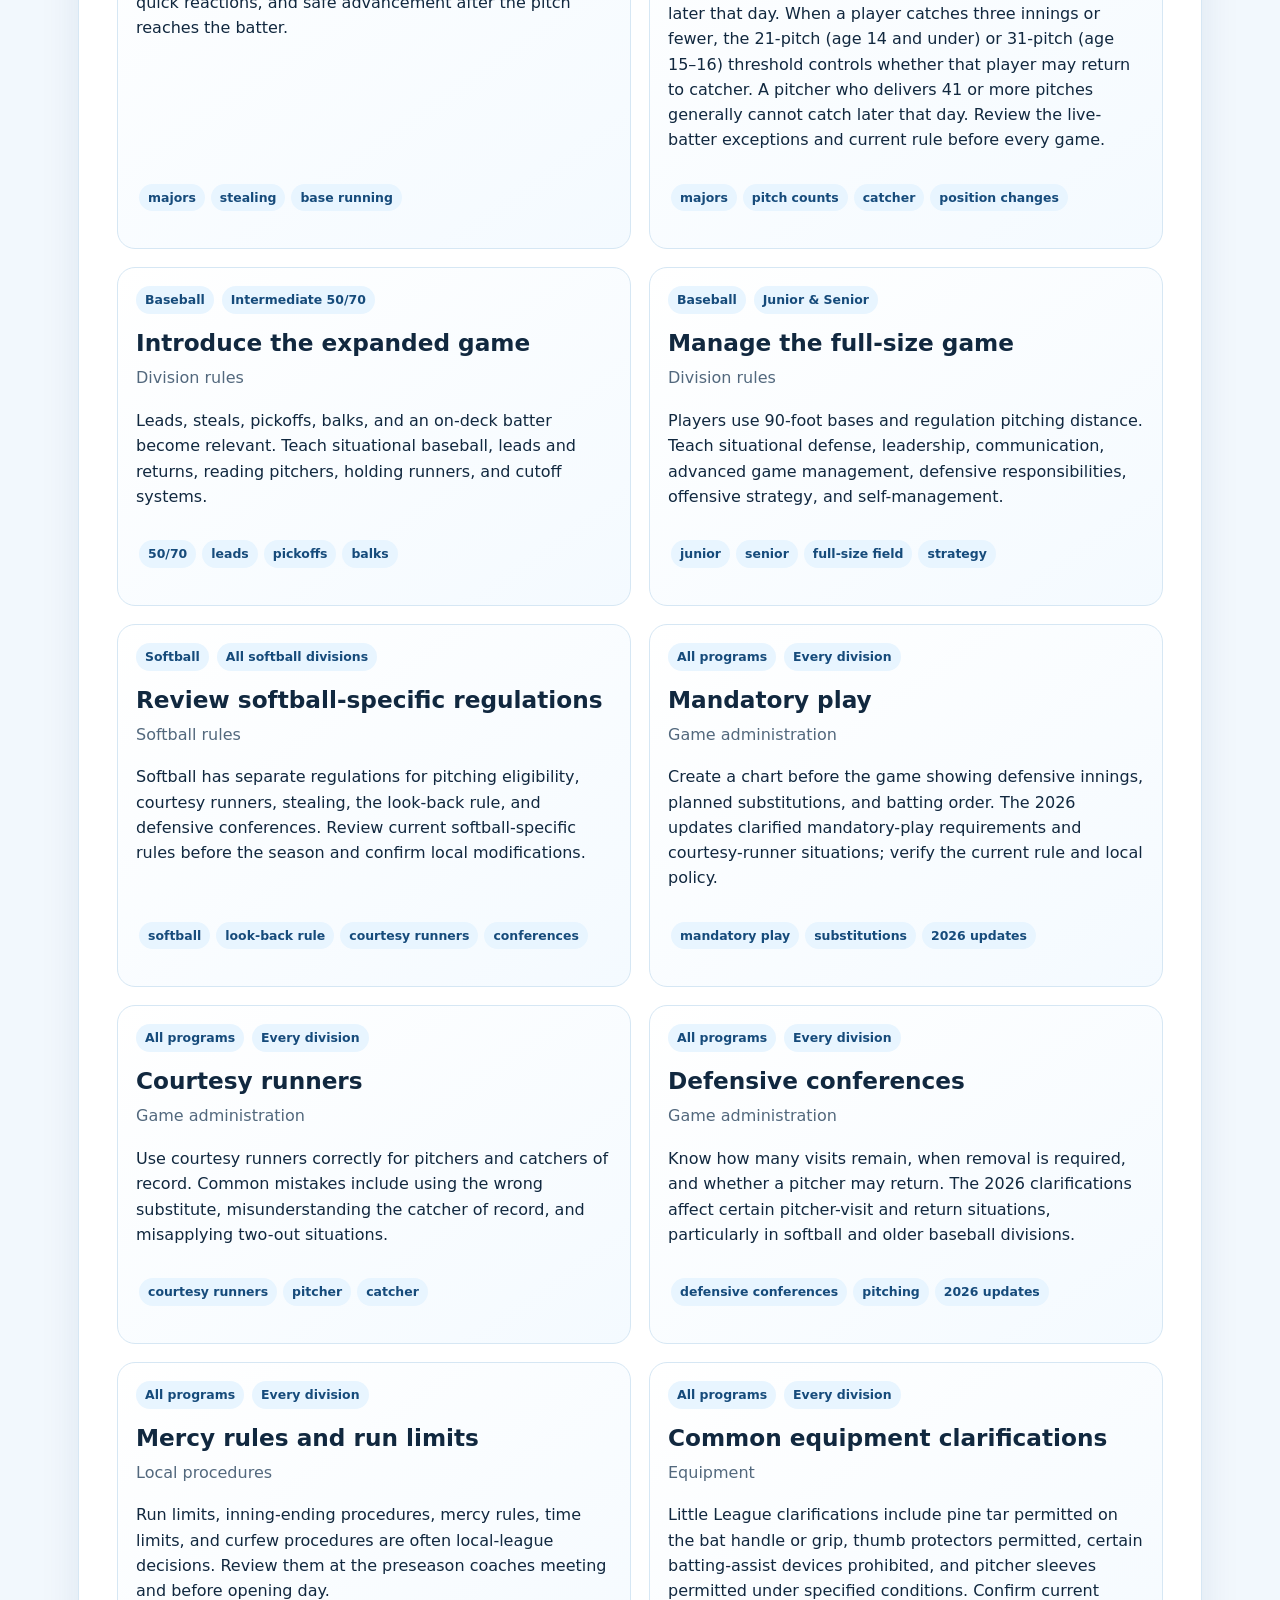
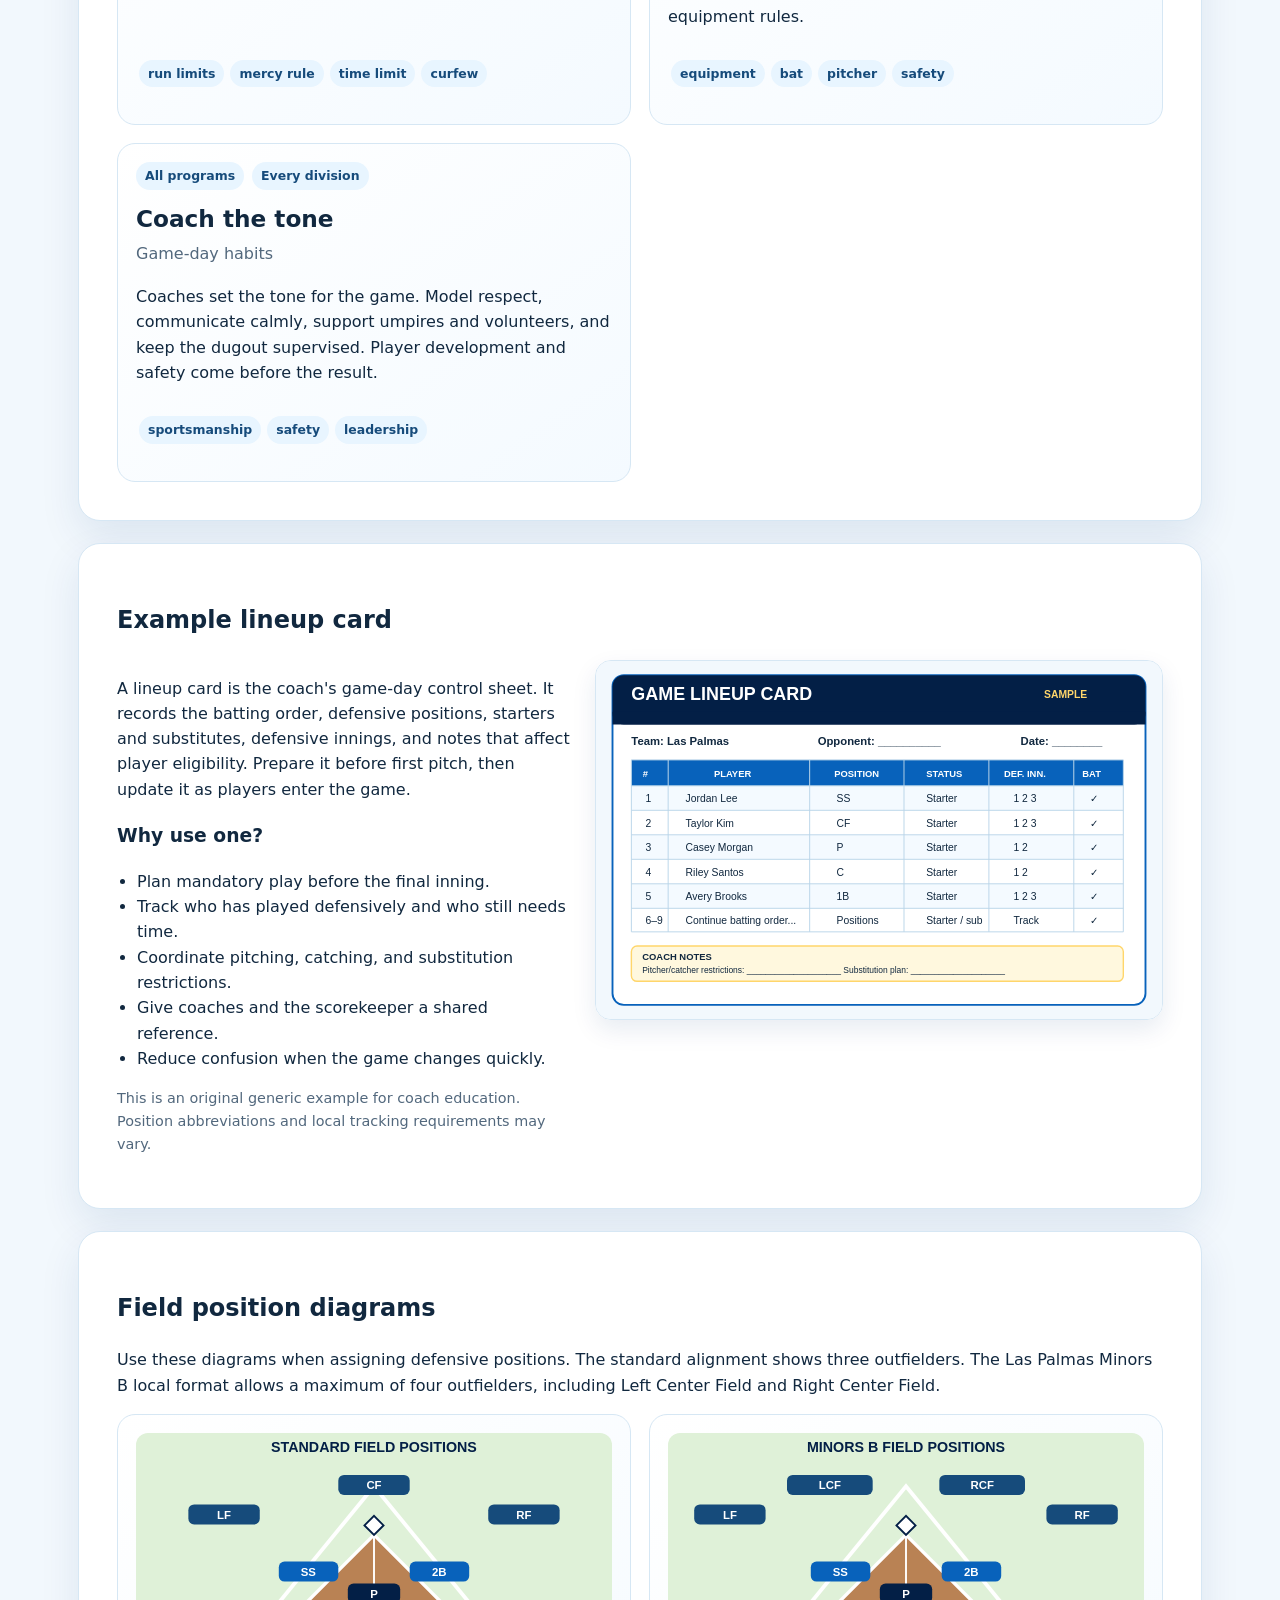
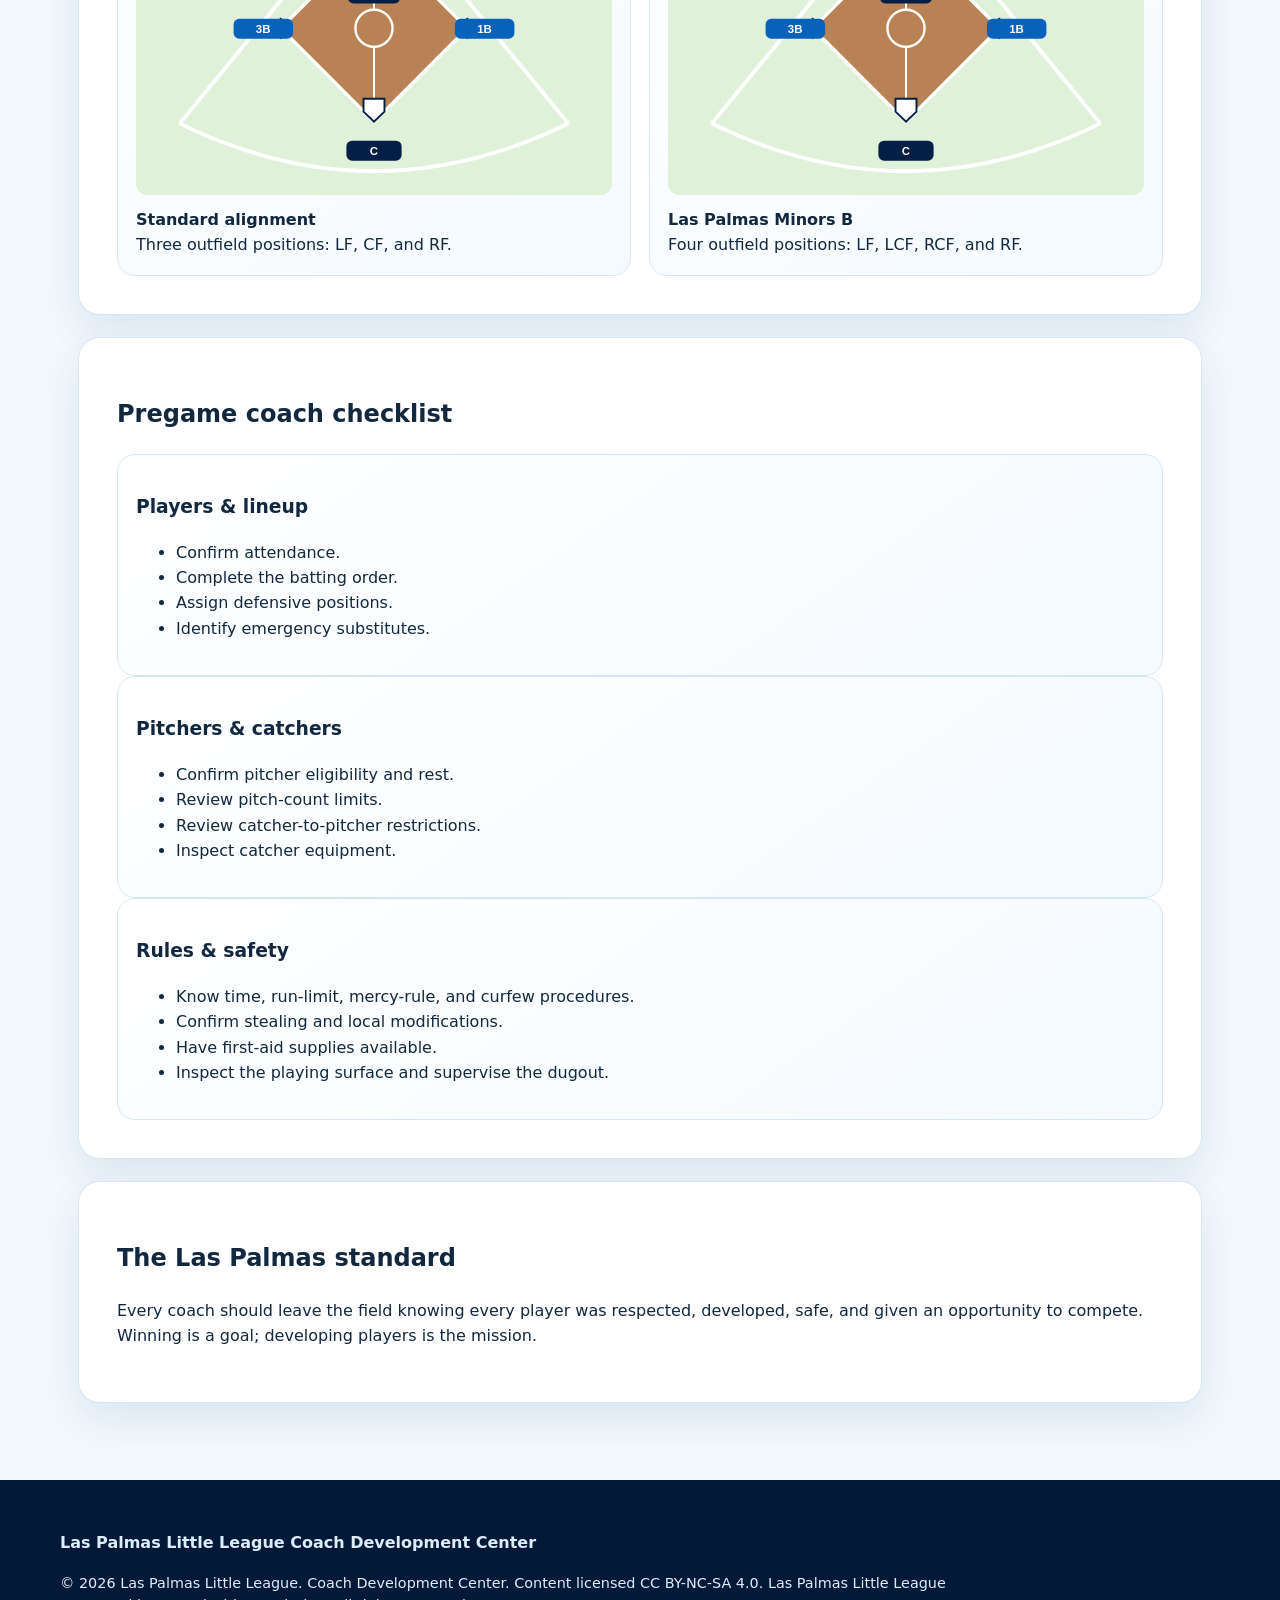
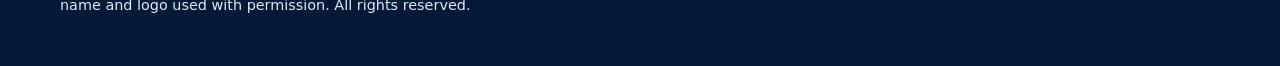
<file: games/index.html>
<!doctype html><html lang="en"><head><meta charset="utf-8"><meta name="viewport" content="width=device-width,initial-scale=1"><title>Game Management Handbook | Las Palmas Coach Center</title><link rel="stylesheet" href="../assets/styles.css"></head><body><nav class="nav"><div class="navin"><a href="../index.html"><img src="../assets/logo.png" alt="Las Palmas Little League logo"></a><strong>Las Palmas Coach Center</strong><a href="../index.html">Home</a><a href="https://leagues.bluesombrero.com/laspalmaslittleleague">League website</a><a class="hideMobile" href="../baseball/index.html">Baseball</a><a class="hideMobile" href="../softball/index.html">Softball</a><a class="hideMobile" href="../practice/index.html">Practice</a><a href="../games/index.html">Games</a><a href="../drills/index.html">Drills</a><a class="hideMobile" href="../parents/index.html">Families</a><button id="theme" aria-label="Toggle light and dark mode" title="Toggle light and dark mode">&#9788;</button></div></nav><header class="hero"><div class="wrap heroGrid"><img src="../assets/logo.png" alt="Las Palmas Little League logo"><div><h1>Game Management Handbook</h1><p>Game-day knowledge for Las Palmas baseball and softball coaches.</p></div></div></header><main><section class="section"><h2>Coach Rules &amp; Game Management</h2><p>Use this handbook to prepare lineups, track participation, manage pitchers and catchers, teach division-specific game concepts, and support players, families, umpires, and volunteers.</p><p><a class="btn" href="https://www.littleleague.org/playing-rules/" target="_blank" rel="noopener">Open the official Little League rulebook resources</a></p><div class="notice"><strong>Rules note:</strong> This guide is a coaching aid, not a replacement for the current Little League Rulebook App, Las Palmas local rules, or league officials. Verify local procedures before every season and game.</div></section><section class="section"><h2>Pitcher and catcher position changes</h2><p>These Little League International baseball rules determine whether a player may move between pitcher and catcher during the same day. Track innings caught and pitches delivered independently.</p><div class="table-wrap"><table><thead><tr><th scope="col">Situation</th><th scope="col">What the rule requires</th></tr></thead><tbody><tr><th scope="row">Catcher to pitcher</th><td>A player who catches four or more innings in a game is not eligible to pitch later that calendar day.</td></tr><tr><th scope="row">Catcher (age 14 and under) to pitcher, 3 innings or fewer caught</th><td>The player may pitch, but may not return to catcher after delivering 21 or more pitches. If the player reaches 20 pitches while facing a batter, they may finish that batter and retain catcher eligibility until the at-bat or half-inning ends, or they are removed.</td></tr><tr><th scope="row">Catcher (age 15-16) to pitcher, 3 innings or fewer caught</th><td>The player may pitch, but may not return to catcher after delivering 31 or more pitches. If the player reaches 30 pitches while facing a batter, the same live-batter exception applies.</td></tr><tr><th scope="row">Pitcher to catcher</th><td>If a player delivers 41 or more pitches, they may not play catcher for the remainder of that day unless covered by the live-batter threshold exception in the official rule. Confirm the applicable age and division rule before moving the player.</td></tr><tr><th scope="row">Pitcher removed from mound</th><td>Once removed from the mound, a pitcher may not return as pitcher. In Intermediate (50/70), Junior, and Senior divisions only, a pitcher who remains in the game may move to another defensive position and return to pitch once later in the game.</td></tr></tbody></table></div><p class="source-note">Source: <a href="https://www.littleleague.org/playing-rules/pitch-count/" target="_blank" rel="noopener">Little League International Regular Season Pitching Rules</a>. Ask the umpire or league officials about any situation not covered here.</p></section><section class="section"><h2>Las Palmas Minors B local rules</h2><p>These rules are specific to the Las Palmas Minors B format shown in the league guide. They supplement, and do not replace, the current Little League rulebook, league policies, or umpire direction.</p><div class="rules-grid"><article class="card"><h3>At-bat and scoring</h3><ul><li>Standard foul-ball and foul-tip rules apply.</li><li>Standard strike-zone rules apply.</li><li>Each batter receives five pitches: the first three from the player pitcher and the final two from the coach. If the player pitcher is throwing strikes, allow the player pitcher to try to strike the batter out.</li><li>There is a five-run maximum per inning.</li><li>There is no bunting.</li></ul></article><article class="card"><h3>Pitching and field setup</h3><ul><li>Player pitchers are limited to 50 pitches per day.</li><li>Pitching distance is 42 feet from home plate.</li><li>Coaches must pitch from the mound.</li><li>After three unintentional hit batters by a player pitcher, remove the player pitcher for safety.</li><li>Use a maximum of four defensive players in the outfield.</li></ul></article><article class="card"><h3>Base running</h3><ul><li>No stealing.</li><li>Once the ball is returned to the infield and controlled by a defensive player, the runner stops advancing.</li><li>On an overthrow, the runner may advance one additional base only, unless the ball is actively played.</li><li>If a batter is hit by a coach-pitched ball, the batter does not take first base and continues the at-bat.</li></ul></article><article class="card"><h3>Participation</h3><ul><li>If a team does not have enough players, teams should share or borrow players rather than forfeit whenever possible so the kids can play.</li></ul></article></div></section><section class="section"><h2>Game-day guide</h2><div class="filters"><input id="q" type="search" placeholder="Search rules, responsibilities, or game-day topics..." aria-label="Search the game management handbook"><select id="program" aria-label="Filter by program"><option value="">Baseball &amp; softball</option><option value="baseball">Baseball</option><option value="softball">Softball</option><option value="all">All programs</option></select><select id="division" aria-label="Filter by division"><option value="">All divisions</option></select><select id="category" aria-label="Filter by category"><option value="">All categories</option></select></div><p id="count" class="results-count" aria-live="polite"></p><div class="curriculum-grid" id="gameGrid"></div><p id="none" class="notice" hidden>No game topics match those filters.</p></section><section class="section"><h2>Example lineup card</h2><div class="lineup-guide"><div><p>A lineup card is the coach's game-day control sheet. It records the batting order, defensive positions, starters and substitutes, defensive innings, and notes that affect player eligibility. Prepare it before first pitch, then update it as players enter the game.</p><h3>Why use one?</h3><ul><li>Plan mandatory play before the final inning.</li><li>Track who has played defensively and who still needs time.</li><li>Coordinate pitching, catching, and substitution restrictions.</li><li>Give coaches and the scorekeeper a shared reference.</li><li>Reduce confusion when the game changes quickly.</li></ul><p class="source-note">This is an original generic example for coach education. Position abbreviations and local tracking requirements may vary.</p></div><img class="lineup-card-image" src="../assets/lineup-card.svg" alt="Generic sample lineup card showing batting order, defensive positions, starter status, defensive innings, and coach notes"></div></section><section class="section"><h2>Field position diagrams</h2><p>Use these diagrams when assigning defensive positions. The standard alignment shows three outfielders. The Las Palmas Minors B local format allows a maximum of four outfielders, including Left Center Field and Right Center Field.</p><div class="field-diagrams"><figure class="card"><img src="../assets/field-positions.svg" alt="Standard field diagram labeled pitcher, catcher, first base, second base, shortstop, third base, left field, center field, and right field"><figcaption><strong>Standard alignment</strong><br>Three outfield positions: LF, CF, and RF.</figcaption></figure><figure class="card"><img src="../assets/minors-b-field-positions.svg" alt="Las Palmas Minors B field diagram labeled pitcher, catcher, first base, second base, shortstop, third base, left field, left center field, right center field, and right field"><figcaption><strong>Las Palmas Minors B</strong><br>Four outfield positions: LF, LCF, RCF, and RF.</figcaption></figure></div></section><section class="section"><h2>Pregame coach checklist</h2><div class="check-grid"><article class="card"><h3>Players &amp; lineup</h3><ul><li>Confirm attendance.</li><li>Complete the batting order.</li><li>Assign defensive positions.</li><li>Identify emergency substitutes.</li></ul></article><article class="card"><h3>Pitchers &amp; catchers</h3><ul><li>Confirm pitcher eligibility and rest.</li><li>Review pitch-count limits.</li><li>Review catcher-to-pitcher restrictions.</li><li>Inspect catcher equipment.</li></ul></article><article class="card"><h3>Rules &amp; safety</h3><ul><li>Know time, run-limit, mercy-rule, and curfew procedures.</li><li>Confirm stealing and local modifications.</li><li>Have first-aid supplies available.</li><li>Inspect the playing surface and supervise the dugout.</li></ul></article></div></section><section class="section"><h2>The Las Palmas standard</h2><p>Every coach should leave the field knowing every player was respected, developed, safe, and given an opportunity to compete. Winning is a goal; developing players is the mission.</p></section></main><footer><div class="wrap"><p><strong>Las Palmas Little League Coach Development Center</strong></p><p class="copyright">&#169; 2026 Las Palmas Little League. Coach Development Center. Content licensed CC BY-NC-SA 4.0. Las Palmas Little League name and logo used with permission. All rights reserved.</p></div></footer><script src="../assets/games.js"></script><script src="../assets/app.js"></script></body></html>
</file>
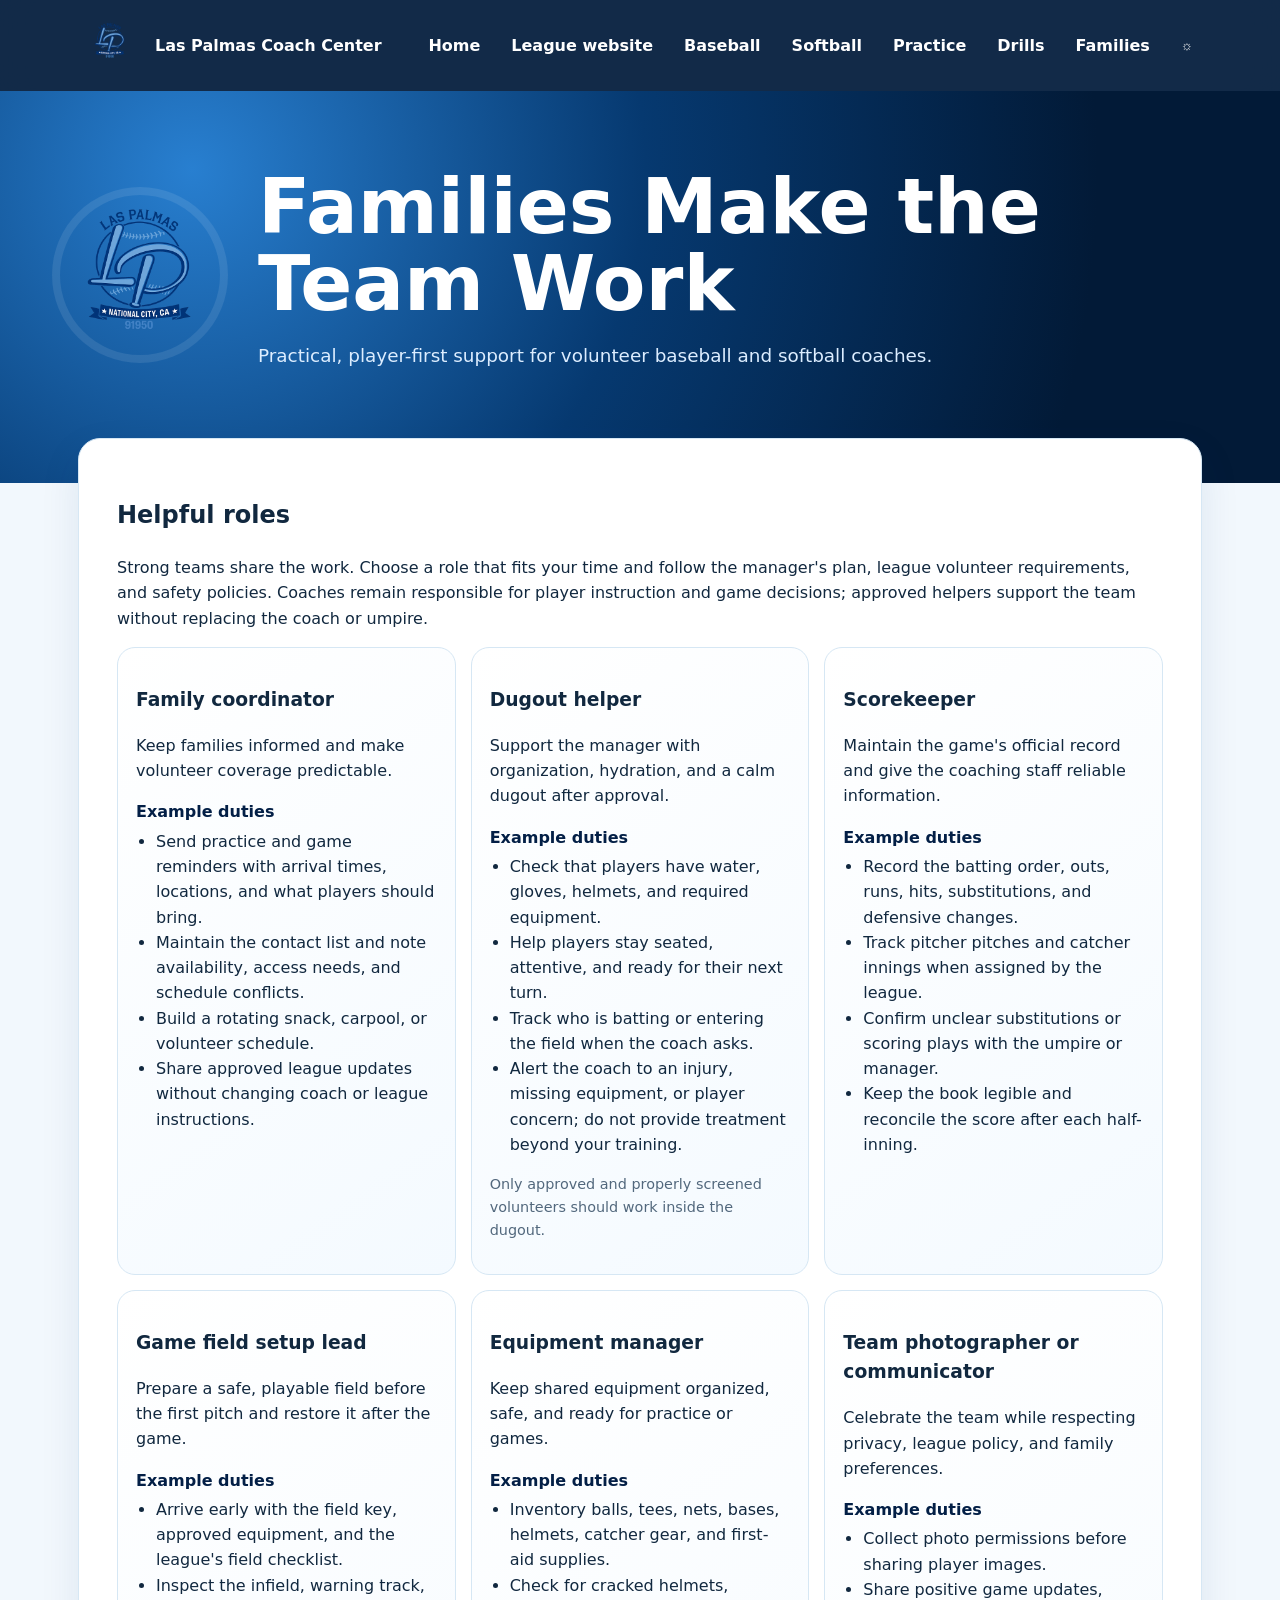
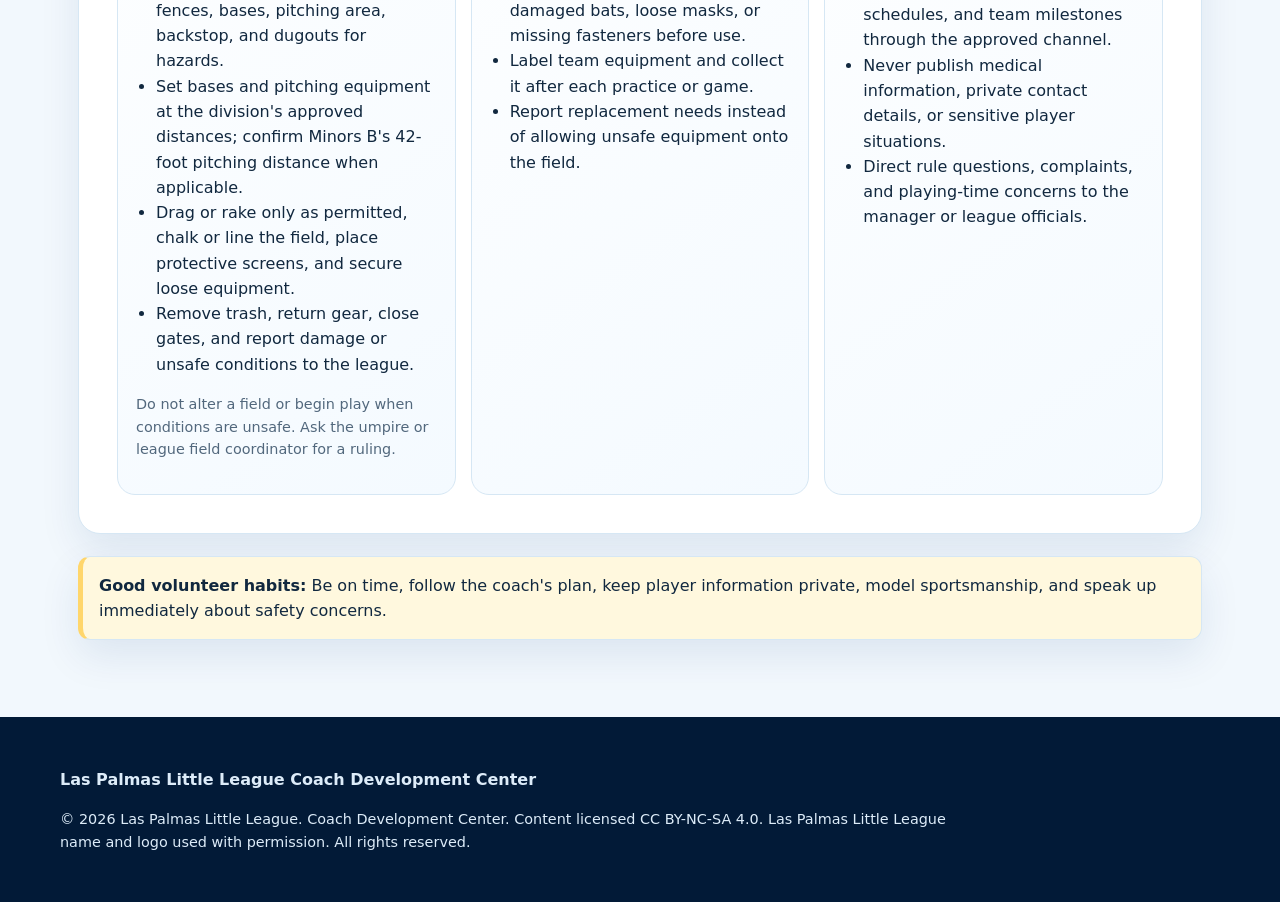
<file: parents/index.html>
<!doctype html><html lang="en"><head><meta charset="utf-8"><meta name="viewport" content="width=device-width,initial-scale=1"><title>Team Parent Center | Las Palmas Coach Center</title><link rel="stylesheet" href="../assets/styles.css"></head><body><nav class="nav"><div class="navin"><a href="../index.html"><img src="../assets/logo.png" alt="Las Palmas Little League logo"></a><strong>Las Palmas Coach Center</strong><a href="../index.html">Home</a><a href="https://leagues.bluesombrero.com/laspalmaslittleleague">League website</a><a class="hideMobile" href="../baseball/index.html">Baseball</a><a class="hideMobile" href="../softball/index.html">Softball</a><a class="hideMobile" href="../practice/index.html">Practice</a><a href="../drills/index.html">Drills</a><a class="hideMobile" href="../parents/index.html">Families</a><button id="theme" aria-label="Toggle light and dark mode" title="Toggle light and dark mode">&#9788;</button></div></nav><header class="hero"><div class="wrap heroGrid"><img src="../assets/logo.png" alt="Las Palmas Little League logo"><div><h1>Families Make the Team Work</h1><p>Practical, player-first support for volunteer baseball and softball coaches.</p></div></div></header><main><section class="section"><h2>Helpful roles</h2><p>Strong teams share the work. Choose a role that fits your time and follow the manager's plan, league volunteer requirements, and safety policies. Coaches remain responsible for player instruction and game decisions; approved helpers support the team without replacing the coach or umpire.</p><div class="grid"><article class="card family-role"><h3>Family coordinator</h3><p>Keep families informed and make volunteer coverage predictable.</p><h4>Example duties</h4><ul><li>Send practice and game reminders with arrival times, locations, and what players should bring.</li><li>Maintain the contact list and note availability, access needs, and schedule conflicts.</li><li>Build a rotating snack, carpool, or volunteer schedule.</li><li>Share approved league updates without changing coach or league instructions.</li></ul></article><article class="card family-role"><h3>Dugout helper</h3><p>Support the manager with organization, hydration, and a calm dugout after approval.</p><h4>Example duties</h4><ul><li>Check that players have water, gloves, helmets, and required equipment.</li><li>Help players stay seated, attentive, and ready for their next turn.</li><li>Track who is batting or entering the field when the coach asks.</li><li>Alert the coach to an injury, missing equipment, or player concern; do not provide treatment beyond your training.</li></ul><p class="source-note">Only approved and properly screened volunteers should work inside the dugout.</p></article><article class="card family-role"><h3>Scorekeeper</h3><p>Maintain the game's official record and give the coaching staff reliable information.</p><h4>Example duties</h4><ul><li>Record the batting order, outs, runs, hits, substitutions, and defensive changes.</li><li>Track pitcher pitches and catcher innings when assigned by the league.</li><li>Confirm unclear substitutions or scoring plays with the umpire or manager.</li><li>Keep the book legible and reconcile the score after each half-inning.</li></ul></article><article class="card family-role"><h3>Game field setup lead</h3><p>Prepare a safe, playable field before the first pitch and restore it after the game.</p><h4>Example duties</h4><ul><li>Arrive early with the field key, approved equipment, and the league's field checklist.</li><li>Inspect the infield, warning track, fences, bases, pitching area, backstop, and dugouts for hazards.</li><li>Set bases and pitching equipment at the division's approved distances; confirm Minors B's 42-foot pitching distance when applicable.</li><li>Drag or rake only as permitted, chalk or line the field, place protective screens, and secure loose equipment.</li><li>Remove trash, return gear, close gates, and report damage or unsafe conditions to the league.</li></ul><p class="source-note">Do not alter a field or begin play when conditions are unsafe. Ask the umpire or league field coordinator for a ruling.</p></article><article class="card family-role"><h3>Equipment manager</h3><p>Keep shared equipment organized, safe, and ready for practice or games.</p><h4>Example duties</h4><ul><li>Inventory balls, tees, nets, bases, helmets, catcher gear, and first-aid supplies.</li><li>Check for cracked helmets, damaged bats, loose masks, or missing fasteners before use.</li><li>Label team equipment and collect it after each practice or game.</li><li>Report replacement needs instead of allowing unsafe equipment onto the field.</li></ul></article><article class="card family-role"><h3>Team photographer or communicator</h3><p>Celebrate the team while respecting privacy, league policy, and family preferences.</p><h4>Example duties</h4><ul><li>Collect photo permissions before sharing player images.</li><li>Share positive game updates, schedules, and team milestones through the approved channel.</li><li>Never publish medical information, private contact details, or sensitive player situations.</li><li>Direct rule questions, complaints, and playing-time concerns to the manager or league officials.</li></ul></article></div></section><section class="section notice"><strong>Good volunteer habits:</strong> Be on time, follow the coach's plan, keep player information private, model sportsmanship, and speak up immediately about safety concerns.</section></main><footer><div class="wrap"><p><strong>Las Palmas Little League Coach Development Center</strong></p><p class="copyright">&#169; 2026 Las Palmas Little League. Coach Development Center. Content licensed CC BY-NC-SA 4.0. Las Palmas Little League name and logo used with permission. All rights reserved.</p></div></footer><script src="../assets/drills.js"></script><script src="../assets/app.js"></script></body></html>
</file>
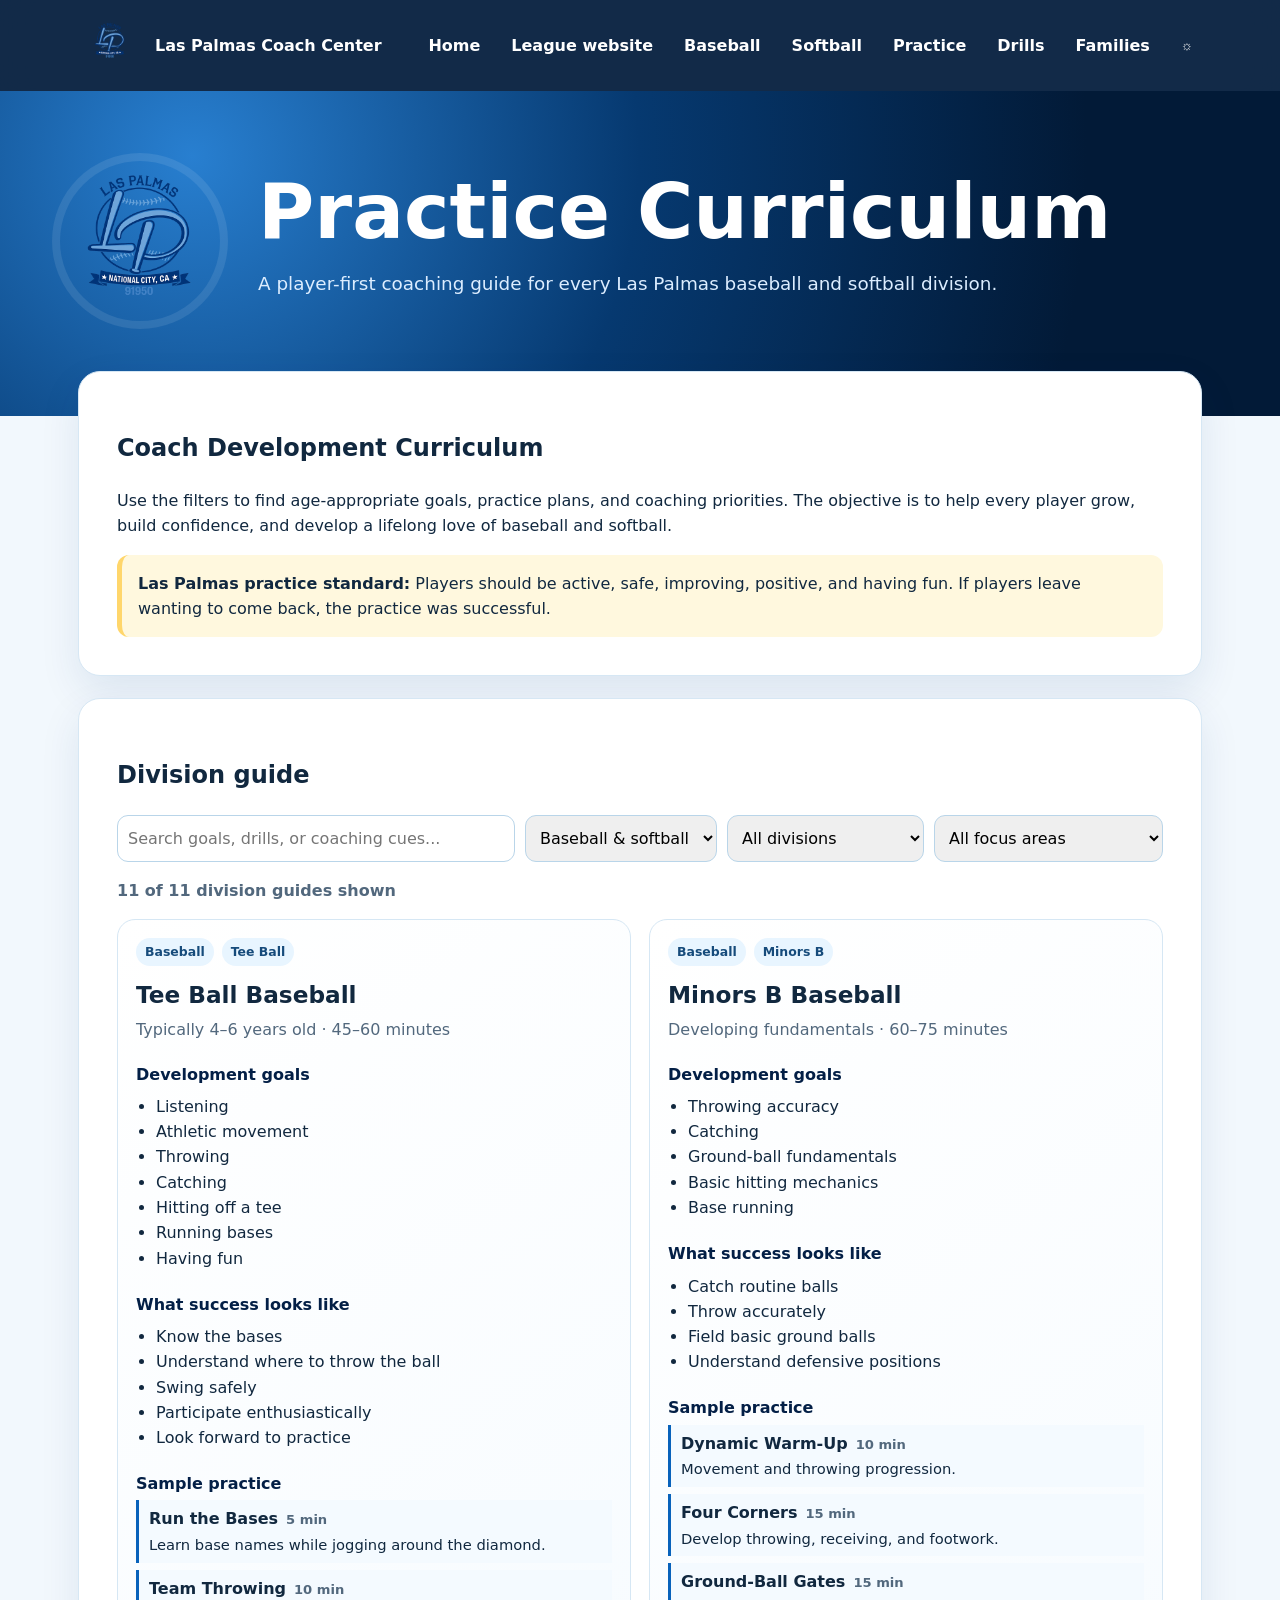
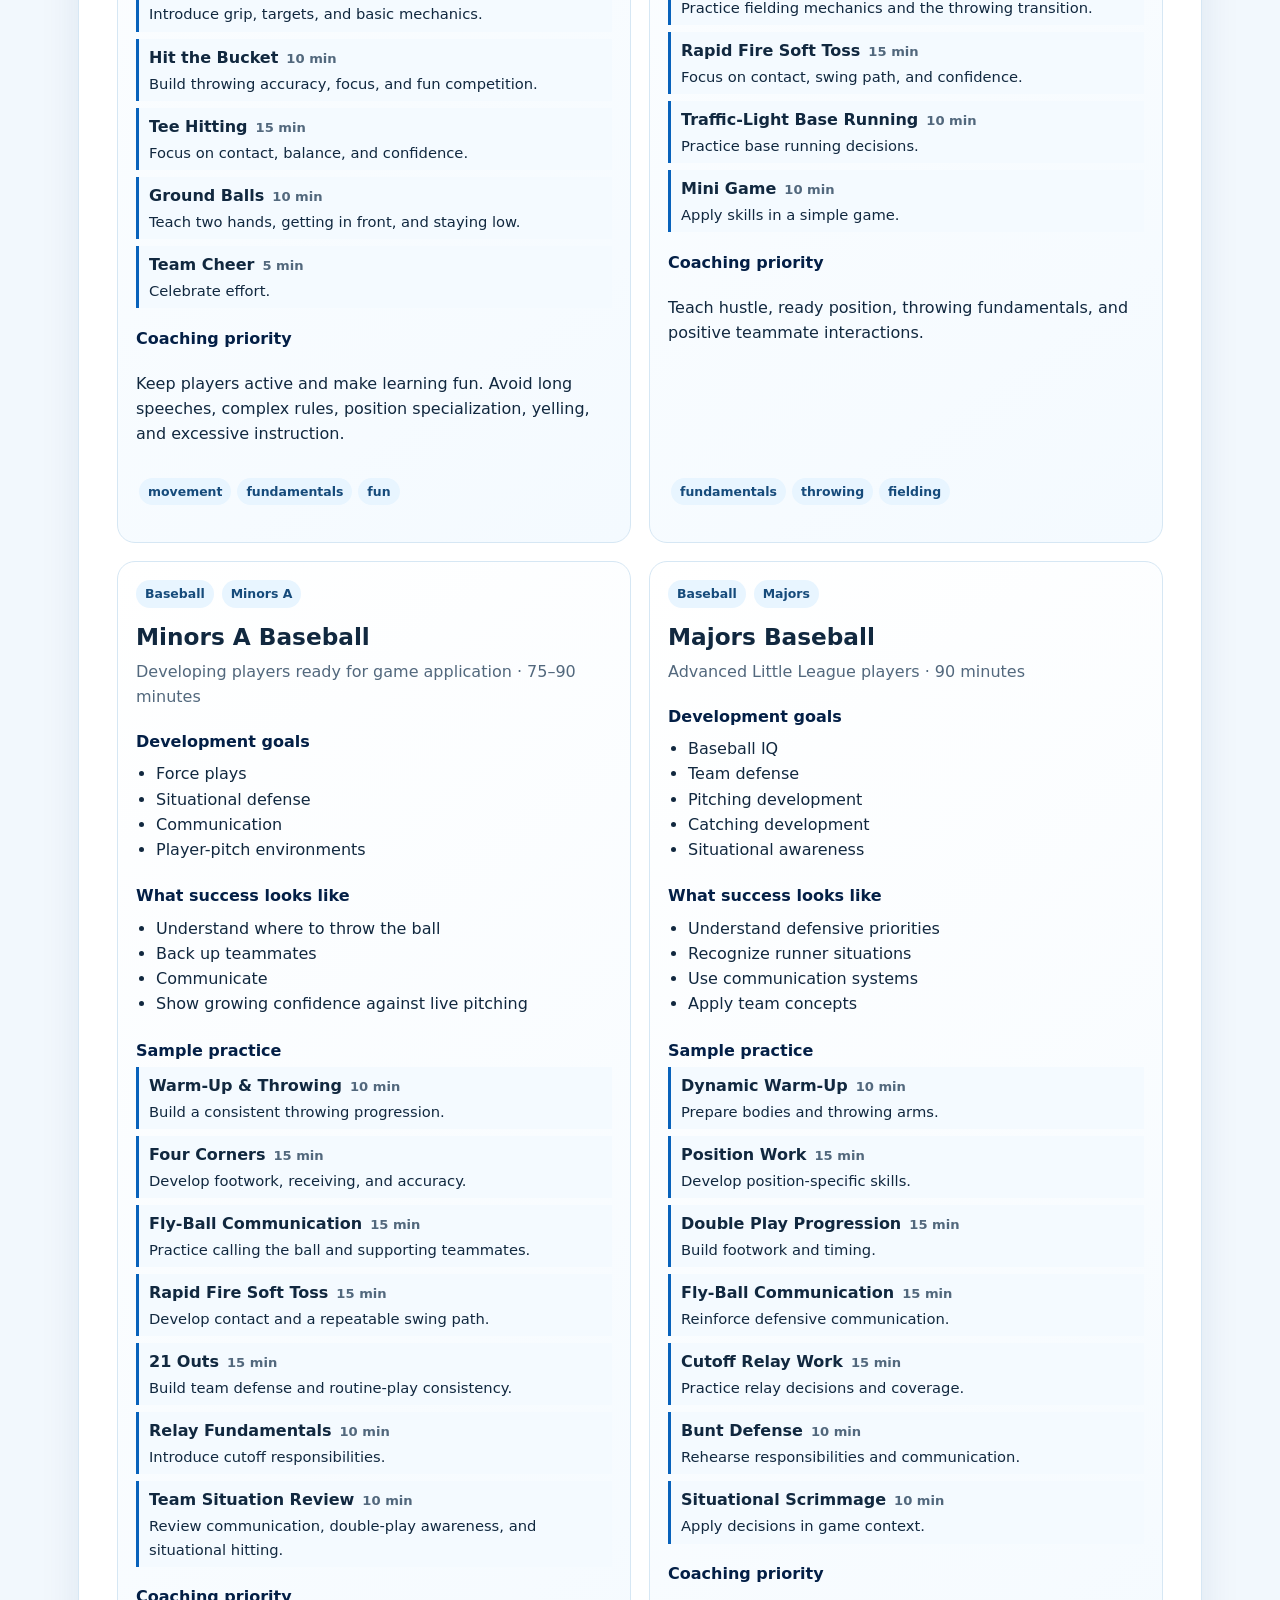
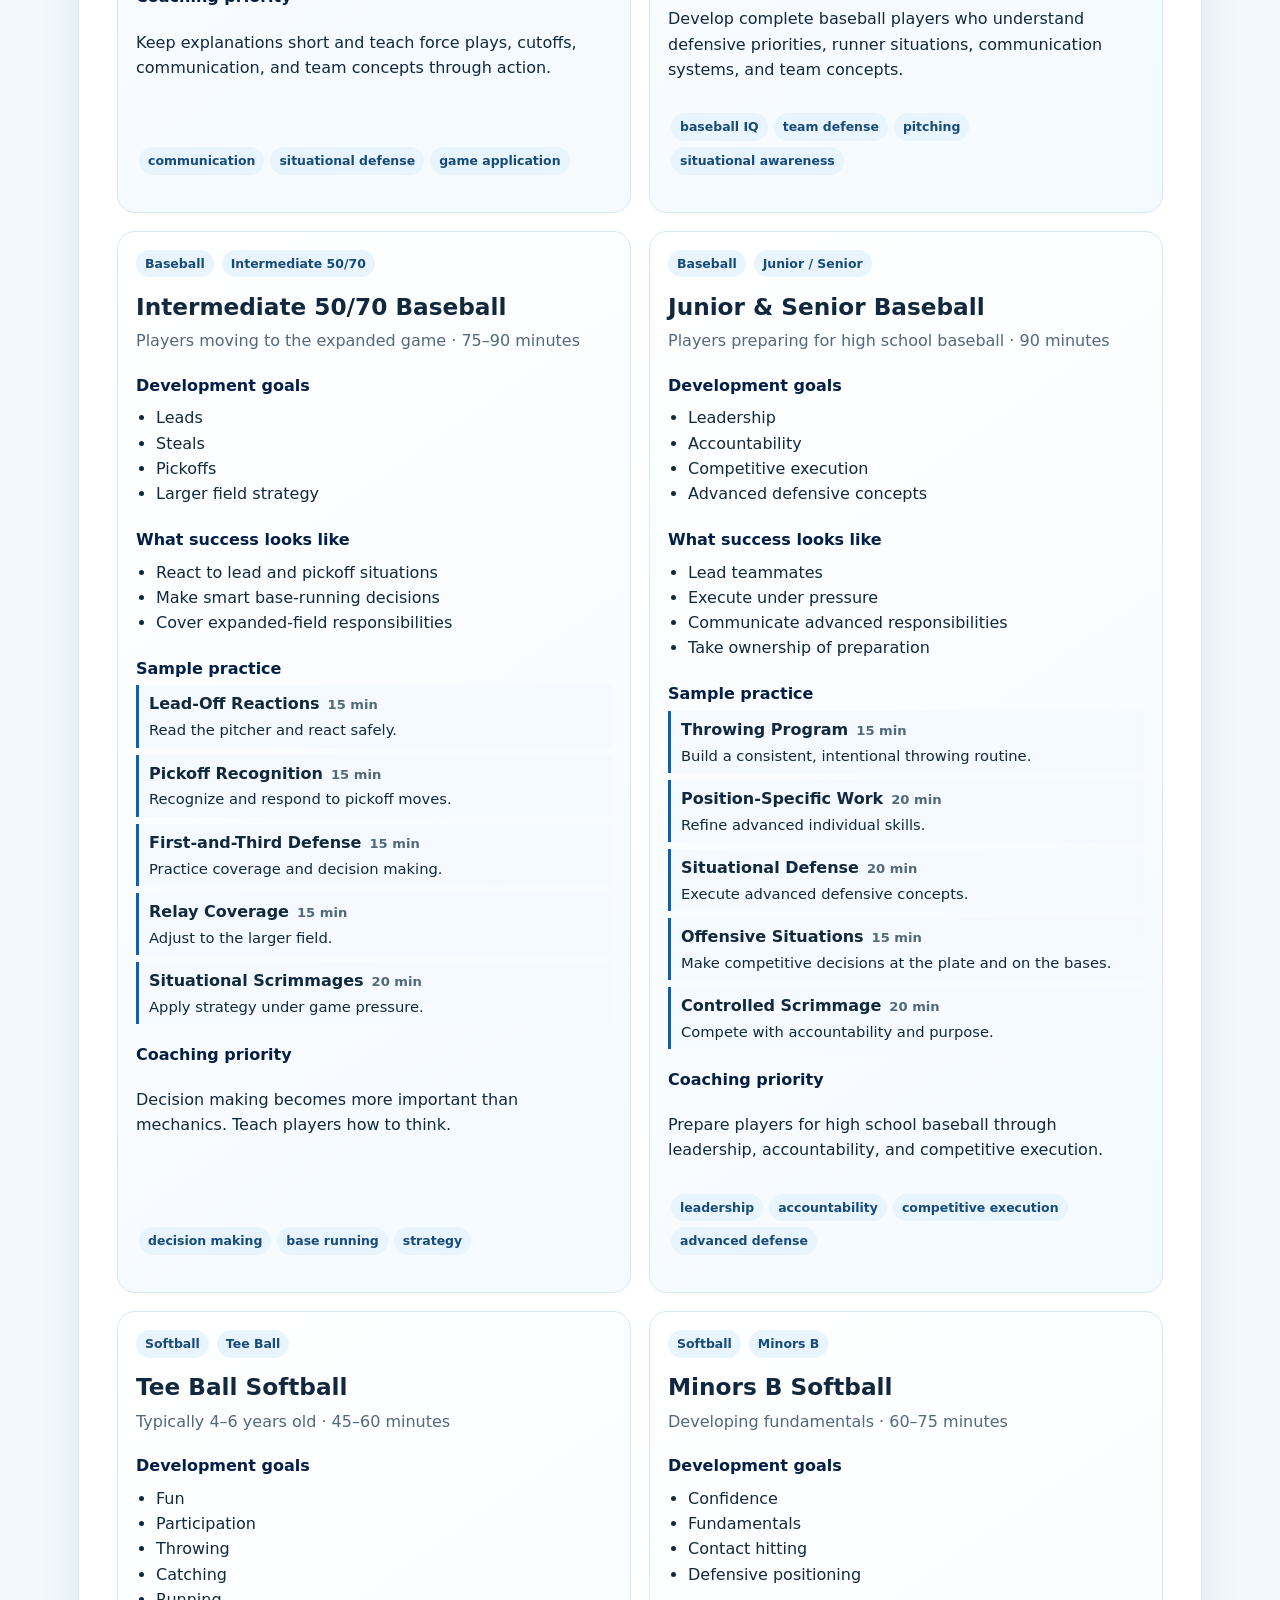
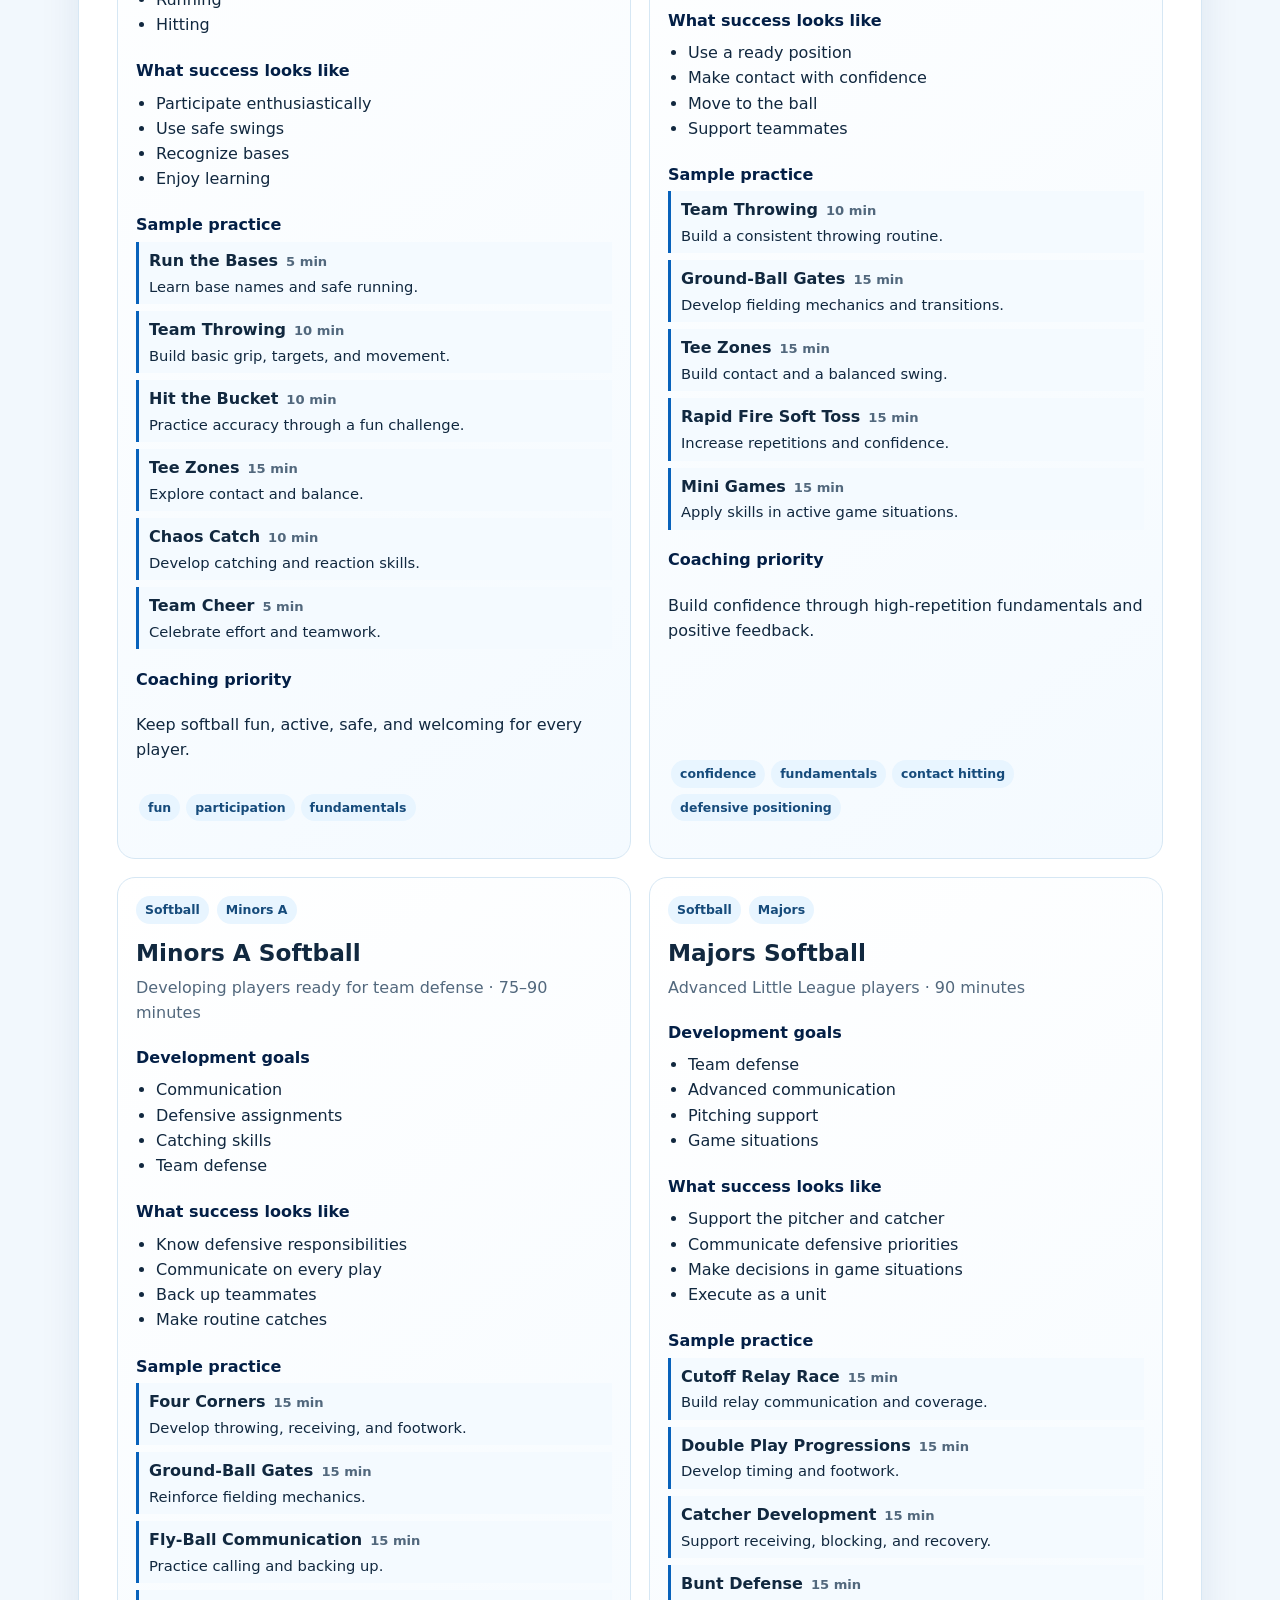
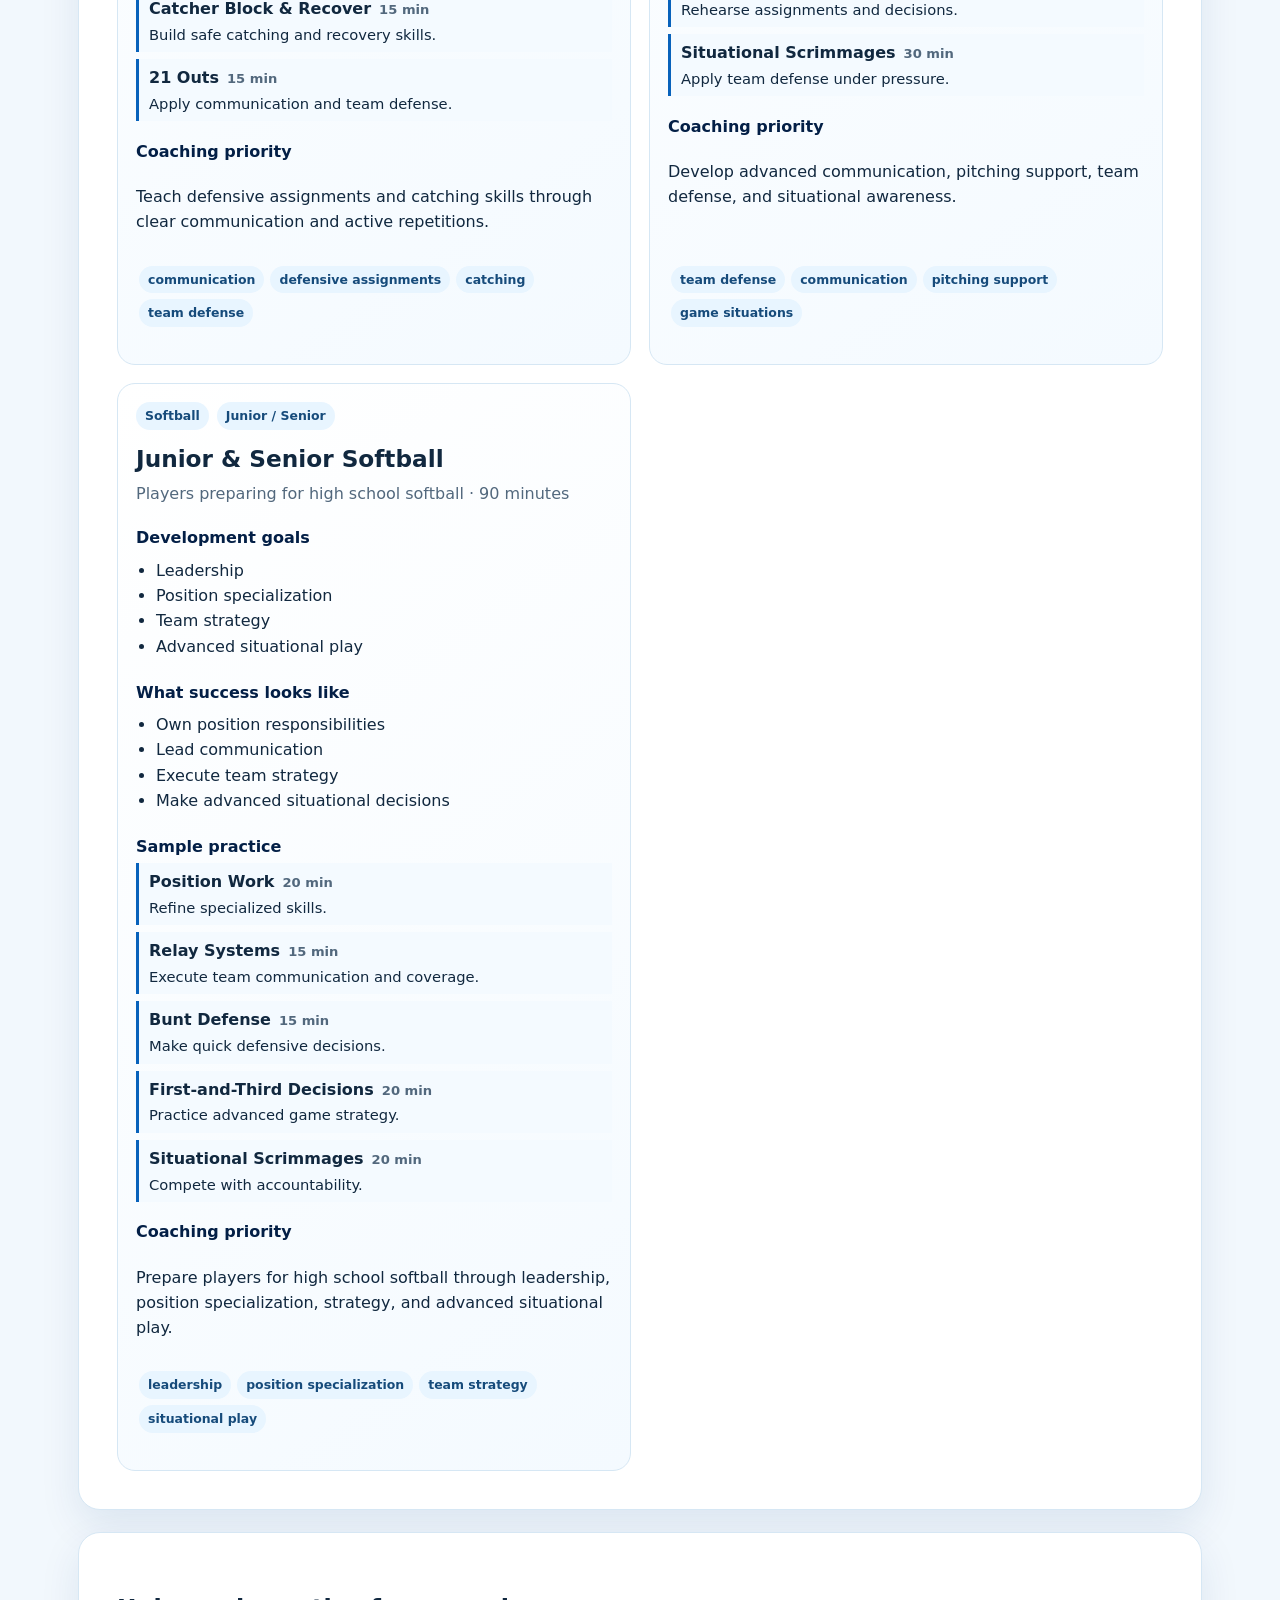
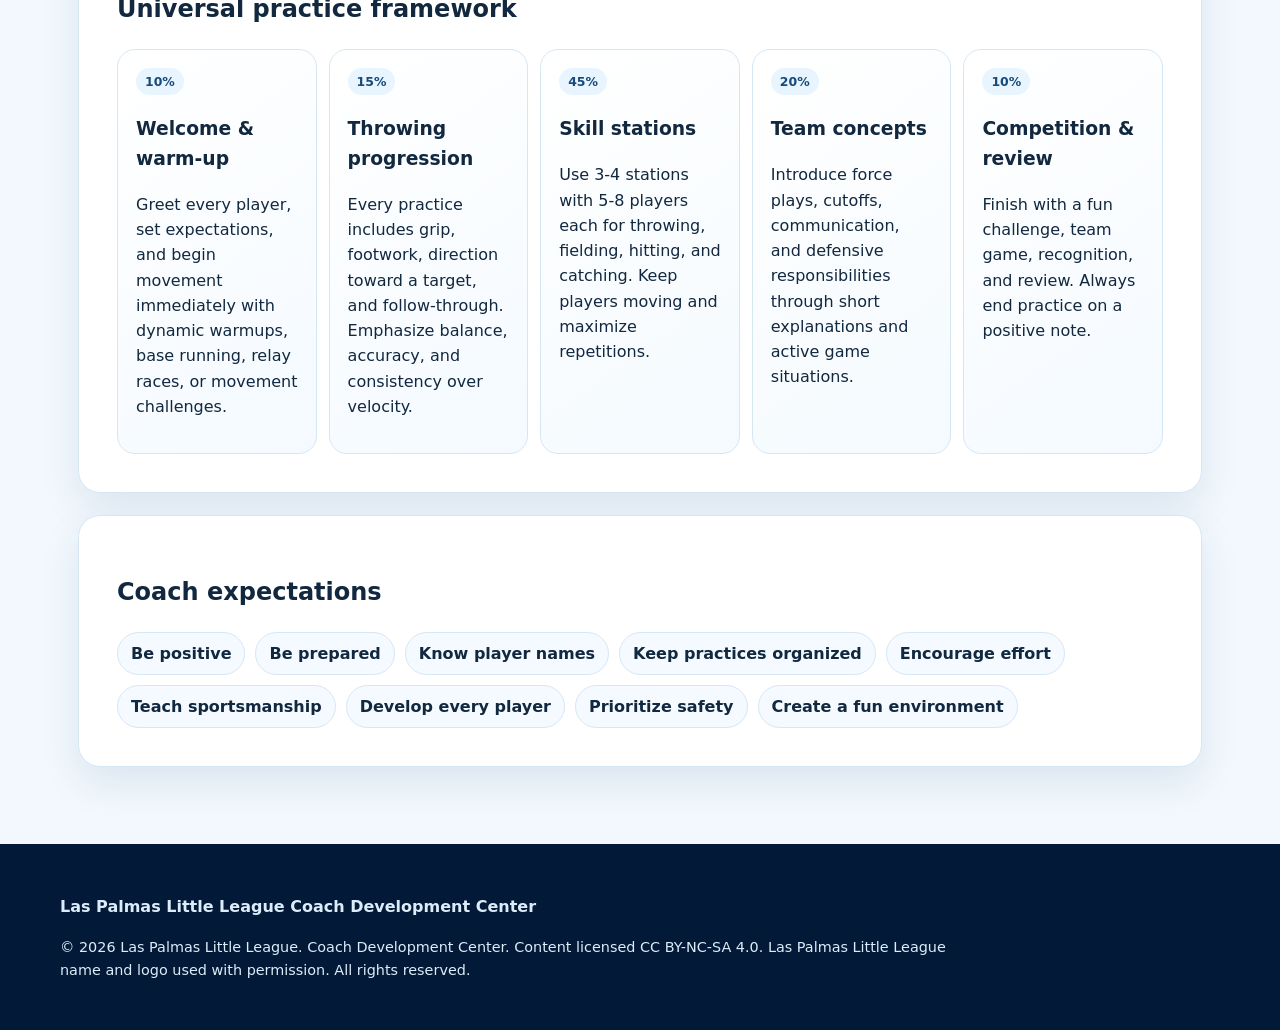
<file: practice/index.html>
<!doctype html><html lang="en"><head><meta charset="utf-8"><meta name="viewport" content="width=device-width,initial-scale=1"><title>Practice Curriculum | Las Palmas Coach Center</title><link rel="stylesheet" href="../assets/styles.css"></head><body><nav class="nav"><div class="navin"><a href="../index.html"><img src="../assets/logo.png" alt="Las Palmas Little League logo"></a><strong>Las Palmas Coach Center</strong><a href="../index.html">Home</a><a href="https://leagues.bluesombrero.com/laspalmaslittleleague">League website</a><a class="hideMobile" href="../baseball/index.html">Baseball</a><a class="hideMobile" href="../softball/index.html">Softball</a><a class="hideMobile" href="../practice/index.html">Practice</a><a href="../drills/index.html">Drills</a><a class="hideMobile" href="../parents/index.html">Families</a><button id="theme" aria-label="Toggle light and dark mode" title="Toggle light and dark mode">&#9788;</button></div></nav><header class="hero"><div class="wrap heroGrid"><img src="../assets/logo.png" alt="Las Palmas Little League logo"><div><h1>Practice Curriculum</h1><p>A player-first coaching guide for every Las Palmas baseball and softball division.</p></div></div></header><main><section class="section"><h2>Coach Development Curriculum</h2><p>Use the filters to find age-appropriate goals, practice plans, and coaching priorities. The objective is to help every player grow, build confidence, and develop a lifelong love of baseball and softball.</p><div class="notice"><strong>Las Palmas practice standard:</strong> Players should be active, safe, improving, positive, and having fun. If players leave wanting to come back, the practice was successful.</div></section><section class="section"><h2>Division guide</h2><div class="filters"><input id="q" type="search" placeholder="Search goals, drills, or coaching cues..." aria-label="Search the practice curriculum"><select id="program" aria-label="Filter by program"><option value="">Baseball &amp; softball</option><option value="baseball">Baseball</option><option value="softball">Softball</option></select><select id="division" aria-label="Filter by division"><option value="">All divisions</option></select><select id="focus" aria-label="Filter by focus"><option value="">All focus areas</option></select></div><p id="count" class="results-count" aria-live="polite"></p><div class="curriculum-grid" id="curriculumGrid"></div><p id="none" class="notice" hidden>No curriculum entries match those filters.</p></section><section class="section"><h2>Universal practice framework</h2><div class="framework-grid"><article class="card"><span class="pill">10%</span><h3>Welcome &amp; warm-up</h3><p>Greet every player, set expectations, and begin movement immediately with dynamic warmups, base running, relay races, or movement challenges.</p></article><article class="card"><span class="pill">15%</span><h3>Throwing progression</h3><p>Every practice includes grip, footwork, direction toward a target, and follow-through. Emphasize balance, accuracy, and consistency over velocity.</p></article><article class="card"><span class="pill">45%</span><h3>Skill stations</h3><p>Use 3-4 stations with 5-8 players each for throwing, fielding, hitting, and catching. Keep players moving and maximize repetitions.</p></article><article class="card"><span class="pill">20%</span><h3>Team concepts</h3><p>Introduce force plays, cutoffs, communication, and defensive responsibilities through short explanations and active game situations.</p></article><article class="card"><span class="pill">10%</span><h3>Competition &amp; review</h3><p>Finish with a fun challenge, team game, recognition, and review. Always end practice on a positive note.</p></article></div></section><section class="section"><h2>Coach expectations</h2><div class="expectations"><span>Be positive</span><span>Be prepared</span><span>Know player names</span><span>Keep practices organized</span><span>Encourage effort</span><span>Teach sportsmanship</span><span>Develop every player</span><span>Prioritize safety</span><span>Create a fun environment</span></div></section></main><footer><div class="wrap"><p><strong>Las Palmas Little League Coach Development Center</strong></p><p class="copyright">&#169; 2026 Las Palmas Little League. Coach Development Center. Content licensed CC BY-NC-SA 4.0. Las Palmas Little League name and logo used with permission. All rights reserved.</p></div></footer><script src="../assets/practice.js"></script><script src="../assets/app.js"></script></body></html>
</file>
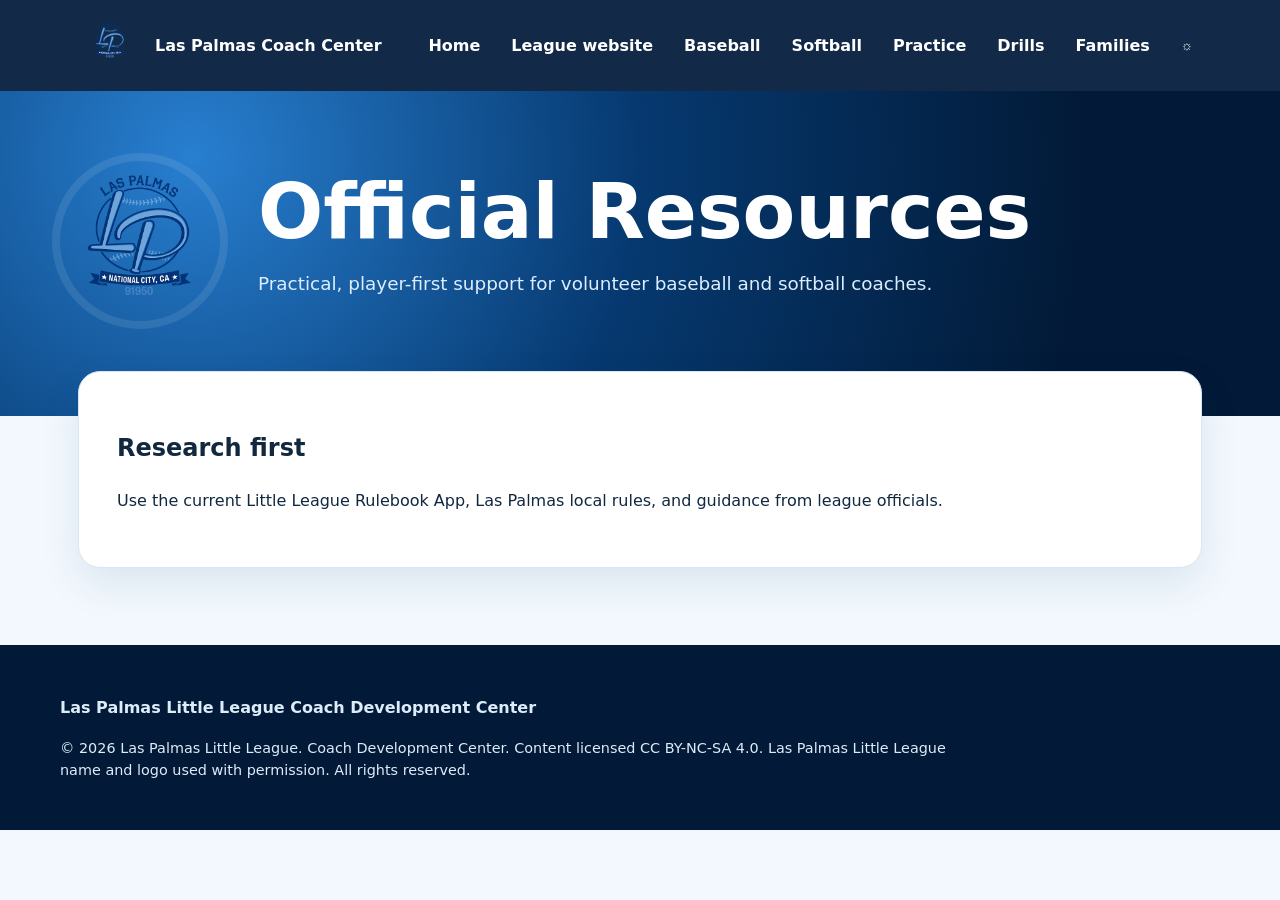
<file: resources/index.html>
<!doctype html><html lang="en"><head><meta charset="utf-8"><meta name="viewport" content="width=device-width,initial-scale=1"><title>Official Resources | Las Palmas Coach Center</title><link rel="stylesheet" href="../assets/styles.css"></head><body><nav class="nav"><div class="navin"><a href="../index.html"><img src="../assets/logo.png" alt="Las Palmas Little League logo"></a><strong>Las Palmas Coach Center</strong><a href="../index.html">Home</a><a href="https://leagues.bluesombrero.com/laspalmaslittleleague">League website</a><a class="hideMobile" href="../baseball/index.html">Baseball</a><a class="hideMobile" href="../softball/index.html">Softball</a><a class="hideMobile" href="../practice/index.html">Practice</a><a href="../drills/index.html">Drills</a><a class="hideMobile" href="../parents/index.html">Families</a><button id="theme" aria-label="Toggle light and dark mode" title="Toggle light and dark mode">&#9788;</button></div></nav><header class="hero"><div class="wrap heroGrid"><img src="../assets/logo.png" alt="Las Palmas Little League logo"><div><h1>Official Resources</h1><p>Practical, player-first support for volunteer baseball and softball coaches.</p></div></div></header><main><section class="section"><h2>Research first</h2><p>Use the current Little League Rulebook App, Las Palmas local rules, and guidance from league officials.</p></section></main><footer><div class="wrap"><p><strong>Las Palmas Little League Coach Development Center</strong></p><p class="copyright">&#169; 2026 Las Palmas Little League. Coach Development Center. Content licensed CC BY-NC-SA 4.0. Las Palmas Little League name and logo used with permission. All rights reserved.</p></div></footer><script src="../assets/drills.js"></script><script src="../assets/app.js"></script></body></html>
</file>
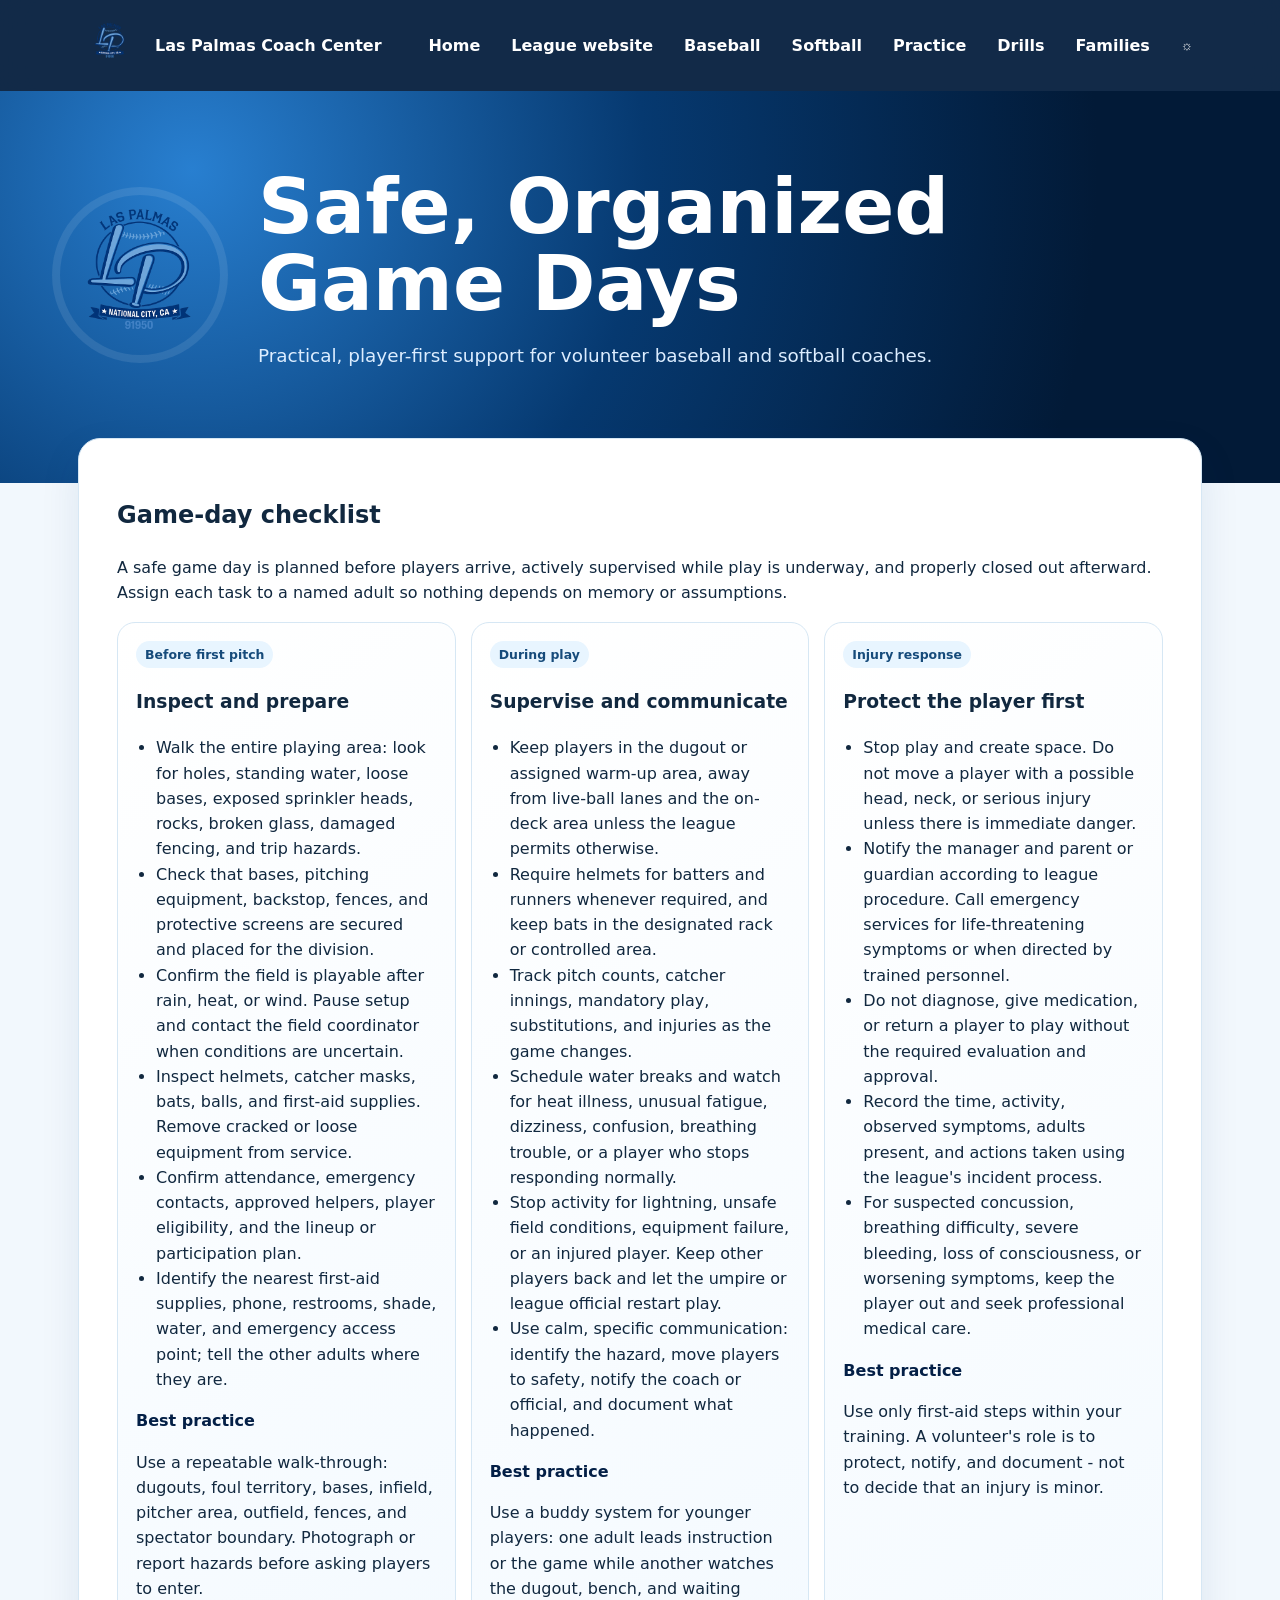
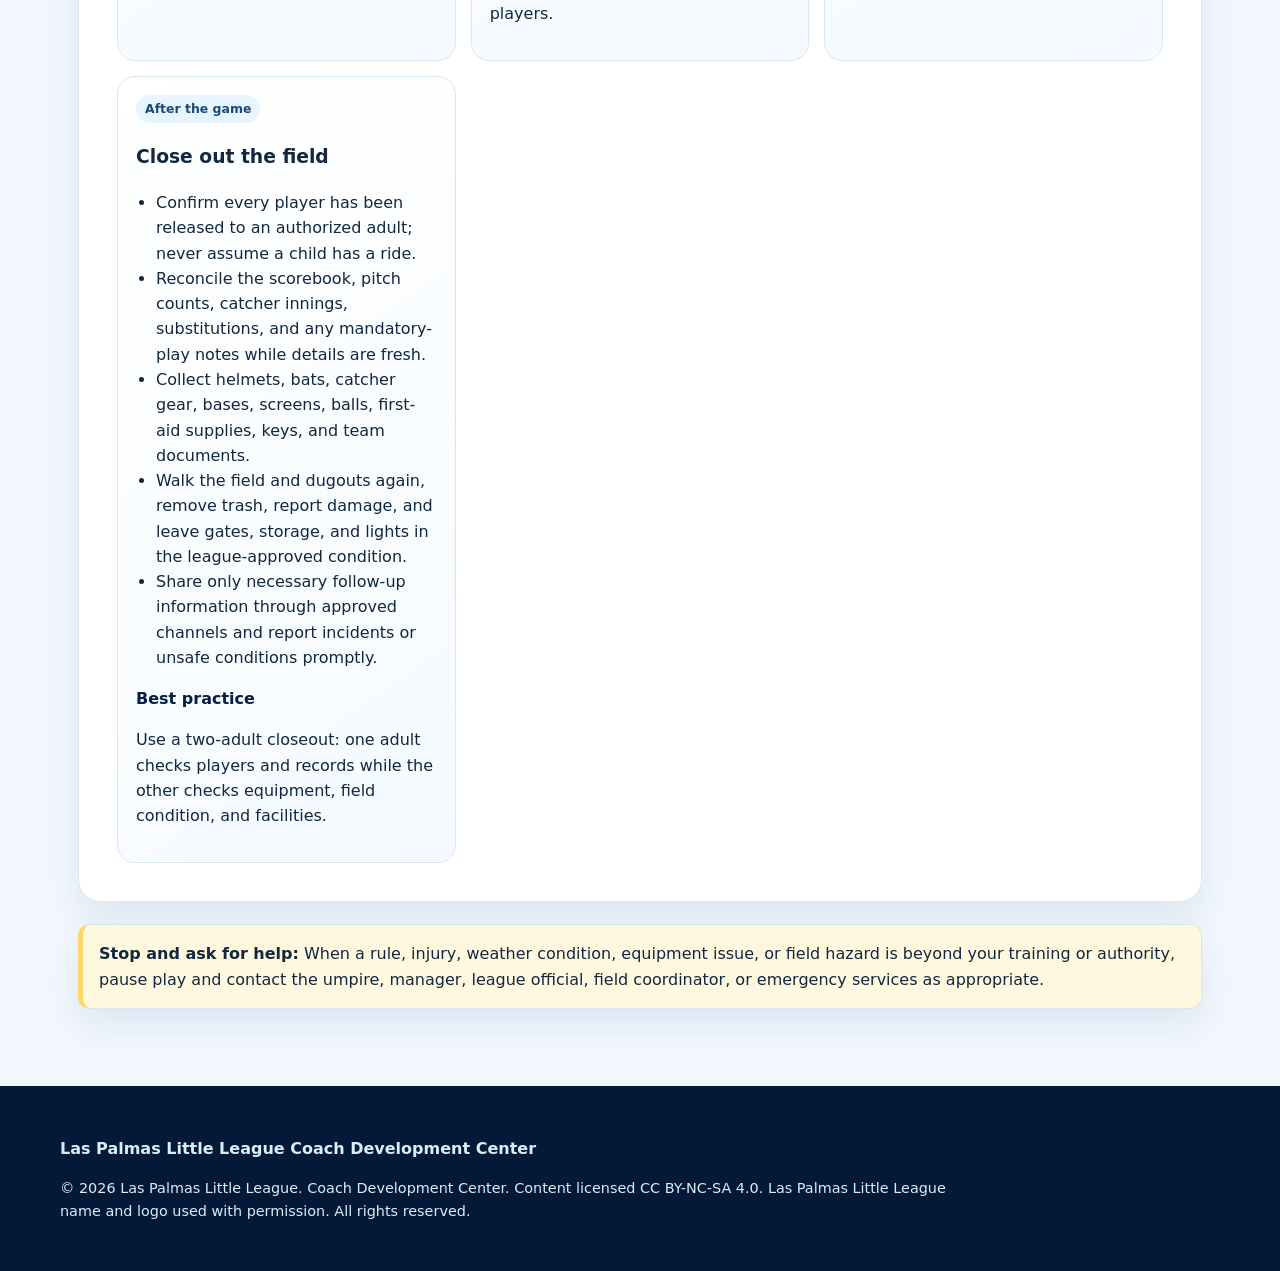
<file: safety/index.html>
<!doctype html><html lang="en"><head><meta charset="utf-8"><meta name="viewport" content="width=device-width,initial-scale=1"><title>Safety and Game Day | Las Palmas Coach Center</title><link rel="stylesheet" href="../assets/styles.css"></head><body><nav class="nav"><div class="navin"><a href="../index.html"><img src="../assets/logo.png" alt="Las Palmas Little League logo"></a><strong>Las Palmas Coach Center</strong><a href="../index.html">Home</a><a href="https://leagues.bluesombrero.com/laspalmaslittleleague">League website</a><a class="hideMobile" href="../baseball/index.html">Baseball</a><a class="hideMobile" href="../softball/index.html">Softball</a><a class="hideMobile" href="../practice/index.html">Practice</a><a href="../drills/index.html">Drills</a><a class="hideMobile" href="../parents/index.html">Families</a><button id="theme" aria-label="Toggle light and dark mode" title="Toggle light and dark mode">&#9788;</button></div></nav><header class="hero"><div class="wrap heroGrid"><img src="../assets/logo.png" alt="Las Palmas Little League logo"><div><h1>Safe, Organized Game Days</h1><p>Practical, player-first support for volunteer baseball and softball coaches.</p></div></div></header><main><section class="section"><h2>Game-day checklist</h2><p>A safe game day is planned before players arrive, actively supervised while play is underway, and properly closed out afterward. Assign each task to a named adult so nothing depends on memory or assumptions.</p><div class="grid"><article class="card safety-card"><span class="pill">Before first pitch</span><h3>Inspect and prepare</h3><ul><li>Walk the entire playing area: look for holes, standing water, loose bases, exposed sprinkler heads, rocks, broken glass, damaged fencing, and trip hazards.</li><li>Check that bases, pitching equipment, backstop, fences, and protective screens are secured and placed for the division.</li><li>Confirm the field is playable after rain, heat, or wind. Pause setup and contact the field coordinator when conditions are uncertain.</li><li>Inspect helmets, catcher masks, bats, balls, and first-aid supplies. Remove cracked or loose equipment from service.</li><li>Confirm attendance, emergency contacts, approved helpers, player eligibility, and the lineup or participation plan.</li><li>Identify the nearest first-aid supplies, phone, restrooms, shade, water, and emergency access point; tell the other adults where they are.</li></ul><h4>Best practice</h4><p>Use a repeatable walk-through: dugouts, foul territory, bases, infield, pitcher area, outfield, fences, and spectator boundary. Photograph or report hazards before asking players to enter.</p></article><article class="card safety-card"><span class="pill">During play</span><h3>Supervise and communicate</h3><ul><li>Keep players in the dugout or assigned warm-up area, away from live-ball lanes and the on-deck area unless the league permits otherwise.</li><li>Require helmets for batters and runners whenever required, and keep bats in the designated rack or controlled area.</li><li>Track pitch counts, catcher innings, mandatory play, substitutions, and injuries as the game changes.</li><li>Schedule water breaks and watch for heat illness, unusual fatigue, dizziness, confusion, breathing trouble, or a player who stops responding normally.</li><li>Stop activity for lightning, unsafe field conditions, equipment failure, or an injured player. Keep other players back and let the umpire or league official restart play.</li><li>Use calm, specific communication: identify the hazard, move players to safety, notify the coach or official, and document what happened.</li></ul><h4>Best practice</h4><p>Use a buddy system for younger players: one adult leads instruction or the game while another watches the dugout, bench, and waiting players.</p></article><article class="card safety-card"><span class="pill">Injury response</span><h3>Protect the player first</h3><ul><li>Stop play and create space. Do not move a player with a possible head, neck, or serious injury unless there is immediate danger.</li><li>Notify the manager and parent or guardian according to league procedure. Call emergency services for life-threatening symptoms or when directed by trained personnel.</li><li>Do not diagnose, give medication, or return a player to play without the required evaluation and approval.</li><li>Record the time, activity, observed symptoms, adults present, and actions taken using the league's incident process.</li><li>For suspected concussion, breathing difficulty, severe bleeding, loss of consciousness, or worsening symptoms, keep the player out and seek professional medical care.</li></ul><h4>Best practice</h4><p>Use only first-aid steps within your training. A volunteer's role is to protect, notify, and document - not to decide that an injury is minor.</p></article><article class="card safety-card"><span class="pill">After the game</span><h3>Close out the field</h3><ul><li>Confirm every player has been released to an authorized adult; never assume a child has a ride.</li><li>Reconcile the scorebook, pitch counts, catcher innings, substitutions, and any mandatory-play notes while details are fresh.</li><li>Collect helmets, bats, catcher gear, bases, screens, balls, first-aid supplies, keys, and team documents.</li><li>Walk the field and dugouts again, remove trash, report damage, and leave gates, storage, and lights in the league-approved condition.</li><li>Share only necessary follow-up information through approved channels and report incidents or unsafe conditions promptly.</li></ul><h4>Best practice</h4><p>Use a two-adult closeout: one adult checks players and records while the other checks equipment, field condition, and facilities.</p></article></div></section><section class="section notice"><strong>Stop and ask for help:</strong> When a rule, injury, weather condition, equipment issue, or field hazard is beyond your training or authority, pause play and contact the umpire, manager, league official, field coordinator, or emergency services as appropriate.</section></main><footer><div class="wrap"><p><strong>Las Palmas Little League Coach Development Center</strong></p><p class="copyright">&#169; 2026 Las Palmas Little League. Coach Development Center. Content licensed CC BY-NC-SA 4.0. Las Palmas Little League name and logo used with permission. All rights reserved.</p></div></footer><script src="../assets/drills.js"></script><script src="../assets/app.js"></script></body></html>
</file>
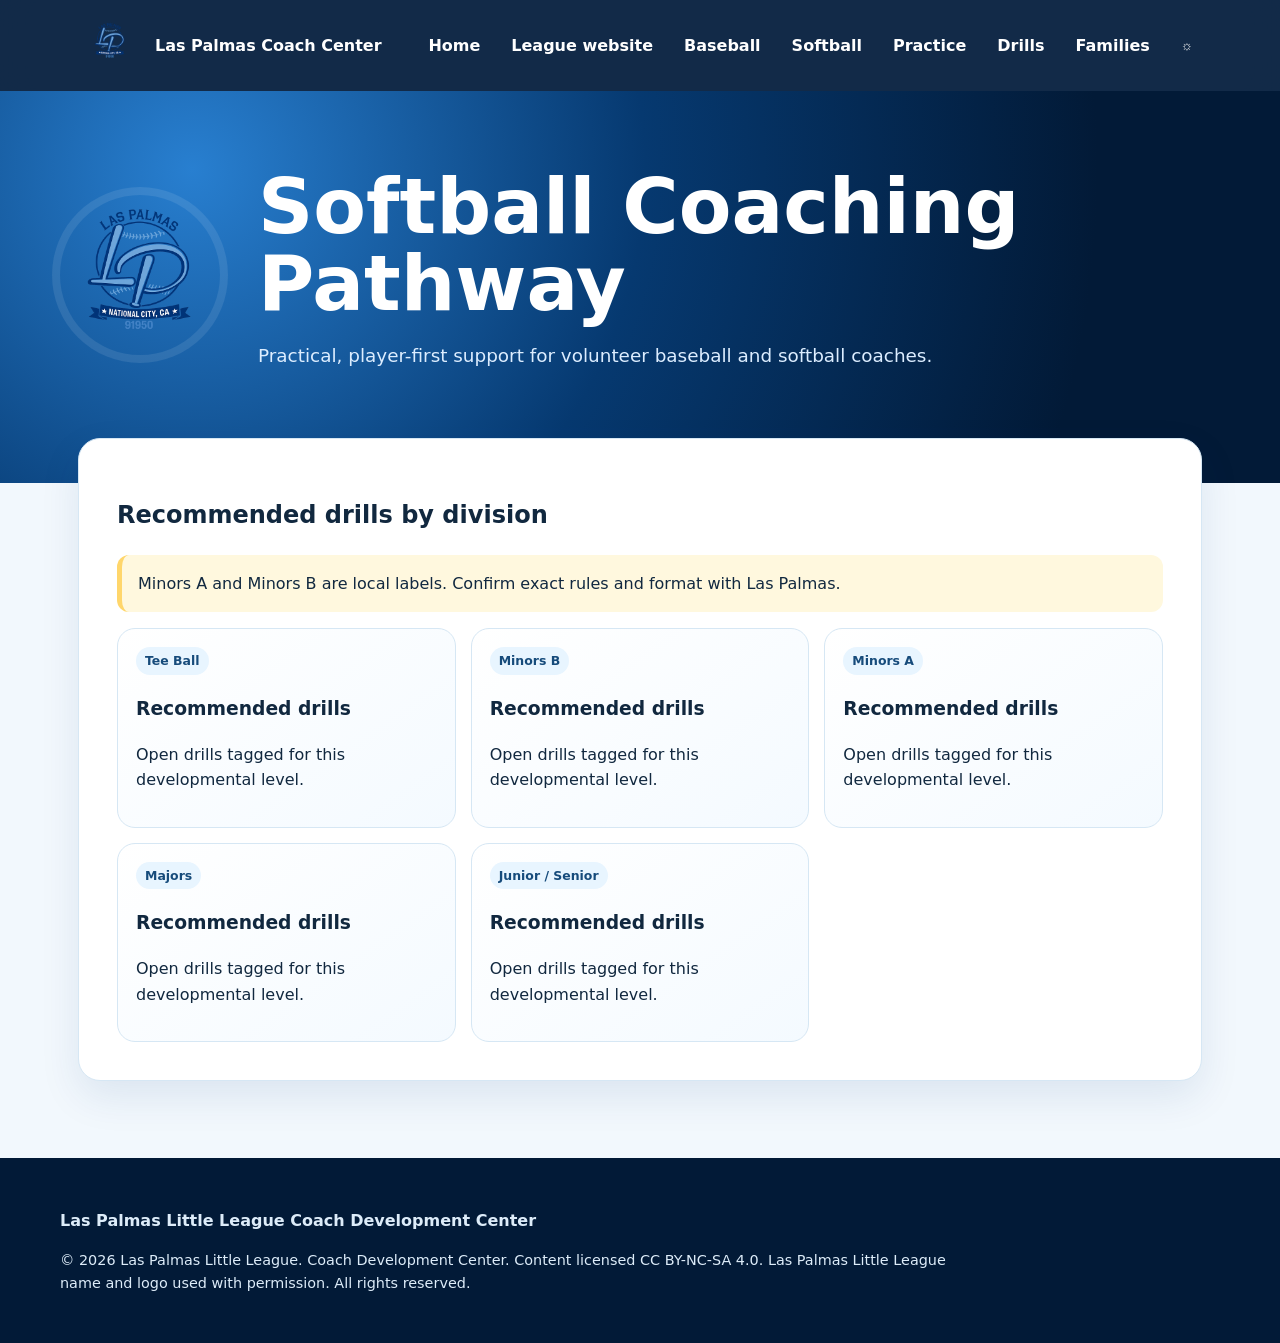
<file: softball/index.html>
<!doctype html><html lang="en"><head><meta charset="utf-8"><meta name="viewport" content="width=device-width,initial-scale=1"><title>Softball | Las Palmas Coach Center</title><link rel="stylesheet" href="../assets/styles.css"></head><body><nav class="nav"><div class="navin"><a href="../index.html"><img src="../assets/logo.png" alt="Las Palmas Little League logo"></a><strong>Las Palmas Coach Center</strong><a href="../index.html">Home</a><a href="https://leagues.bluesombrero.com/laspalmaslittleleague">League website</a><a class="hideMobile" href="../baseball/index.html">Baseball</a><a class="hideMobile" href="../softball/index.html">Softball</a><a class="hideMobile" href="../practice/index.html">Practice</a><a href="../drills/index.html">Drills</a><a class="hideMobile" href="../parents/index.html">Families</a><button id="theme" aria-label="Toggle light and dark mode" title="Toggle light and dark mode">&#9788;</button></div></nav><header class="hero"><div class="wrap heroGrid"><img src="../assets/logo.png" alt="Las Palmas Little League logo"><div><h1>Softball Coaching Pathway</h1><p>Practical, player-first support for volunteer baseball and softball coaches.</p></div></div></header><main><section class="section"><h2>Recommended drills by division</h2><p class="notice">Minors A and Minors B are local labels. Confirm exact rules and format with Las Palmas.</p><div class="grid"><a class="card cardlink" href="../drills/index.html?program=softball&division=tee-ball"><span class="pill">Tee Ball</span><h3>Recommended drills</h3><p>Open drills tagged for this developmental level.</p></a><a class="card cardlink" href="../drills/index.html?program=softball&division=minors-b"><span class="pill">Minors B</span><h3>Recommended drills</h3><p>Open drills tagged for this developmental level.</p></a><a class="card cardlink" href="../drills/index.html?program=softball&division=minors-a"><span class="pill">Minors A</span><h3>Recommended drills</h3><p>Open drills tagged for this developmental level.</p></a><a class="card cardlink" href="../drills/index.html?program=softball&division=majors"><span class="pill">Majors</span><h3>Recommended drills</h3><p>Open drills tagged for this developmental level.</p></a><a class="card cardlink" href="../drills/index.html?program=softball&division=junior-senior"><span class="pill">Junior / Senior</span><h3>Recommended drills</h3><p>Open drills tagged for this developmental level.</p></a></div></section></main><footer><div class="wrap"><p><strong>Las Palmas Little League Coach Development Center</strong></p><p class="copyright">&#169; 2026 Las Palmas Little League. Coach Development Center. Content licensed CC BY-NC-SA 4.0. Las Palmas Little League name and logo used with permission. All rights reserved.</p></div></footer><script src="../assets/drills.js"></script><script src="../assets/app.js"></script></body></html>
</file>
<file: assets/styles.css>
*{box-sizing:border-box}:root{--n:#031f46;--b:#0862bb;--g:#ffd66b;--line:#d6e7f4;--ink:#11283f}body{margin:0;background:#f2f8fd;color:var(--ink);font:16px/1.58 system-ui,-apple-system,Segoe UI,sans-serif}.nav{position:sticky;top:0;z-index:10;background:#021b3bee;color:#fff;backdrop-filter:blur(15px)}.navin{max-width:1160px;margin:auto;min-height:68px;padding:10px 18px;display:flex;align-items:center;gap:13px}.nav img{width:46px;height:46px;border-radius:50%}.nav strong{margin-right:auto}.nav a,.nav button{color:#fff;text-decoration:none;background:none;border:0;font-weight:750;padding:9px;border-radius:10px}.nav a:hover,.nav button:hover{background:#ffffff18}.hero{background:radial-gradient(circle at 15% 20%,#287fd0,#063970 40%,#021a37 80%);color:#fff;padding:70px 20px 95px}.wrap,main{max-width:1160px;margin:auto}.heroGrid{display:grid;grid-template-columns:170px 1fr;gap:28px;align-items:center}.hero img{width:160px;border-radius:50%;box-shadow:0 0 0 8px #ffffff18}h1{font-size:clamp(2.4rem,6vw,4.8rem);line-height:1;margin:.1em 0}.hero p{font-size:1.15rem;color:#dcedff}main{margin-top:-45px;padding:0 18px 55px}.section{background:#fff;border:1px solid var(--line);border-radius:22px;padding:clamp(22px,4vw,38px);box-shadow:0 16px 40px #063a7818;margin-bottom:22px}.grid{display:grid;grid-template-columns:repeat(3,1fr);gap:15px}.card{border:1px solid var(--line);border-radius:18px;padding:18px;background:linear-gradient(145deg,#fff,#f4faff)}.cardlink{text-decoration:none;color:inherit}.pill,.tag,.badge{display:inline-block;border-radius:99px;padding:4px 9px;background:#e8f5ff;color:#164b7b;font-size:.78rem;font-weight:800}.filters{display:flex;gap:10px;flex-wrap:wrap;margin-bottom:16px}.filters input,.filters select{min-height:46px;padding:10px;border:1px solid #b9d5e9;border-radius:11px;font:inherit}.filters input{flex:1;min-width:220px}.notice{background:#fff8de;border-left:5px solid var(--g);padding:16px;border-radius:12px}.fav{float:right;border:1px solid var(--line);background:#fff;border-radius:10px;padding:7px}.fav.on{background:#fff1a8}.btn{border:0;border-radius:12px;background:var(--g);padding:11px 15px;font-weight:850}footer{background:#021a37;color:#ddecf9;padding:34px 20px}footer .copyright{font-size:.9rem;max-width:900px}.dark{background:#071c30;color:#e7f3fc}.dark .section,.dark .card{background:#0b2a47;color:#e7f3fc;border-color:#214b6c}.dark h2,.dark h3,.dark a{color:#82ccff}.dark .filters input,.dark .filters select{background:#103553;color:white}.dark .fav{background:#153c5c;color:white}@media(max-width:850px){.grid{grid-template-columns:1fr 1fr}.nav a.hideMobile{display:none}.heroGrid{grid-template-columns:110px 1fr}.hero img{width:100px}}@media(max-width:560px){.grid{grid-template-columns:1fr}.heroGrid{grid-template-columns:1fr}.hero img{width:90px}.nav strong{font-size:.85rem}}@media print{.nav,.filters{display:none}.hero{background:white;color:#11283f;padding:20px}.hero p{color:#52687d}main{margin:0}.section{box-shadow:none}}
.curriculum-grid{display:grid;grid-template-columns:repeat(2,minmax(0,1fr));gap:18px}.curriculum-card{height:100%;display:flex;flex-direction:column}.card-meta{display:flex;gap:8px;align-items:center;flex-wrap:wrap}.curriculum-card h3{font-size:1.45rem;margin:.7rem 0 .1rem}.curriculum-card h4{margin:1.1rem 0 .25rem;color:var(--n)}.curriculum-card ul{margin:.2rem 0;padding-left:1.25rem}.muted{color:#52687d;margin:.1rem 0}.practice-plan{display:grid;gap:7px}.practice-plan>div{border-left:3px solid var(--b);padding:6px 10px;background:#f4faff}.practice-plan strong{display:inline-block;margin-right:8px}.practice-plan span{font-size:.82rem;font-weight:800;color:#52687d}.practice-plan p{margin:.1rem 0 0;font-size:.92rem}.focus-tags{margin-top:auto;padding-top:12px}.tag{margin:3px}.framework-grid{display:grid;grid-template-columns:repeat(5,1fr);gap:12px}.expectations{display:flex;flex-wrap:wrap;gap:10px}.expectations span{border:1px solid var(--line);border-radius:99px;padding:8px 13px;background:#f4faff;font-weight:700}.results-count{font-weight:700;color:#52687d}.dark .curriculum-card h4{color:#9bd9ff}.dark .muted,.dark .practice-plan span,.dark .results-count{color:#b6d7ec}.dark .practice-plan>div,.dark .expectations span{background:#103553;border-color:#286083}.dark .expectations span{color:#e7f3fc}@media(max-width:950px){.framework-grid{grid-template-columns:repeat(2,1fr)}}@media(max-width:700px){.curriculum-grid{grid-template-columns:1fr}}@media(max-width:560px){.framework-grid{grid-template-columns:1fr}}
.table-wrap{overflow-x:auto}table{width:100%;border-collapse:collapse}th,td{text-align:left;padding:11px 12px;border-bottom:1px solid var(--line);vertical-align:top}thead th{background:#e8f5ff;color:var(--n)}.source-note{font-size:.9rem;color:#52687d}.dark thead th{background:#103553;color:#e7f3fc}.dark th,.dark td{border-color:#286083}.dark .source-note{color:#b6d7ec}
.rules-grid{display:grid;grid-template-columns:repeat(2,minmax(0,1fr));gap:15px}.rules-grid .card h3{margin-top:0}.rules-grid ul{margin:.2rem 0;padding-left:1.25rem}.dark .rules-grid .card{background:#0b2a47}@media(max-width:700px){.rules-grid{grid-template-columns:1fr}}
.drill-card{position:relative}.drill-card .fav{position:absolute;top:14px;right:14px}.drill-card h3{padding-right:42px}.drill-video{margin-top:auto;padding-top:8px}.drill-video a{font-weight:800;color:var(--b)}
.team-games .card{height:100%}.team-games .card h3{margin-top:.7rem}.team-games .card p{font-size:.95rem}.dark .team-games .card{background:#0b2a47}
.family-role h4{margin:1rem 0 .25rem;color:var(--n)}.family-role ul{margin:.2rem 0;padding-left:1.25rem}.family-role .source-note{margin-top:1rem}.dark .family-role h4{color:#9bd9ff}
.safety-card h4{margin:1rem 0 .25rem;color:var(--n)}.safety-card ul{margin:.2rem 0;padding-left:1.25rem}.dark .safety-card h4{color:#9bd9ff}
.lineup-guide{display:grid;grid-template-columns:minmax(0,1fr) minmax(360px,1.25fr);gap:24px;align-items:start}.lineup-guide ul{padding-left:1.25rem}.lineup-card-image{width:100%;border:1px solid var(--line);border-radius:16px;box-shadow:0 10px 24px #063a7818}.dark .lineup-card-image{border-color:#286083}@media(max-width:800px){.lineup-guide{grid-template-columns:1fr}}
.field-diagrams{display:grid;grid-template-columns:repeat(2,minmax(0,1fr));gap:18px}.field-diagrams figure{margin:0}.field-diagrams img{display:block;width:100%;height:auto;border-radius:12px}.field-diagrams figcaption{padding-top:12px}.dark .field-diagrams img{background:#0b2a47}@media(max-width:700px){.field-diagrams{grid-template-columns:1fr}}
</file>
